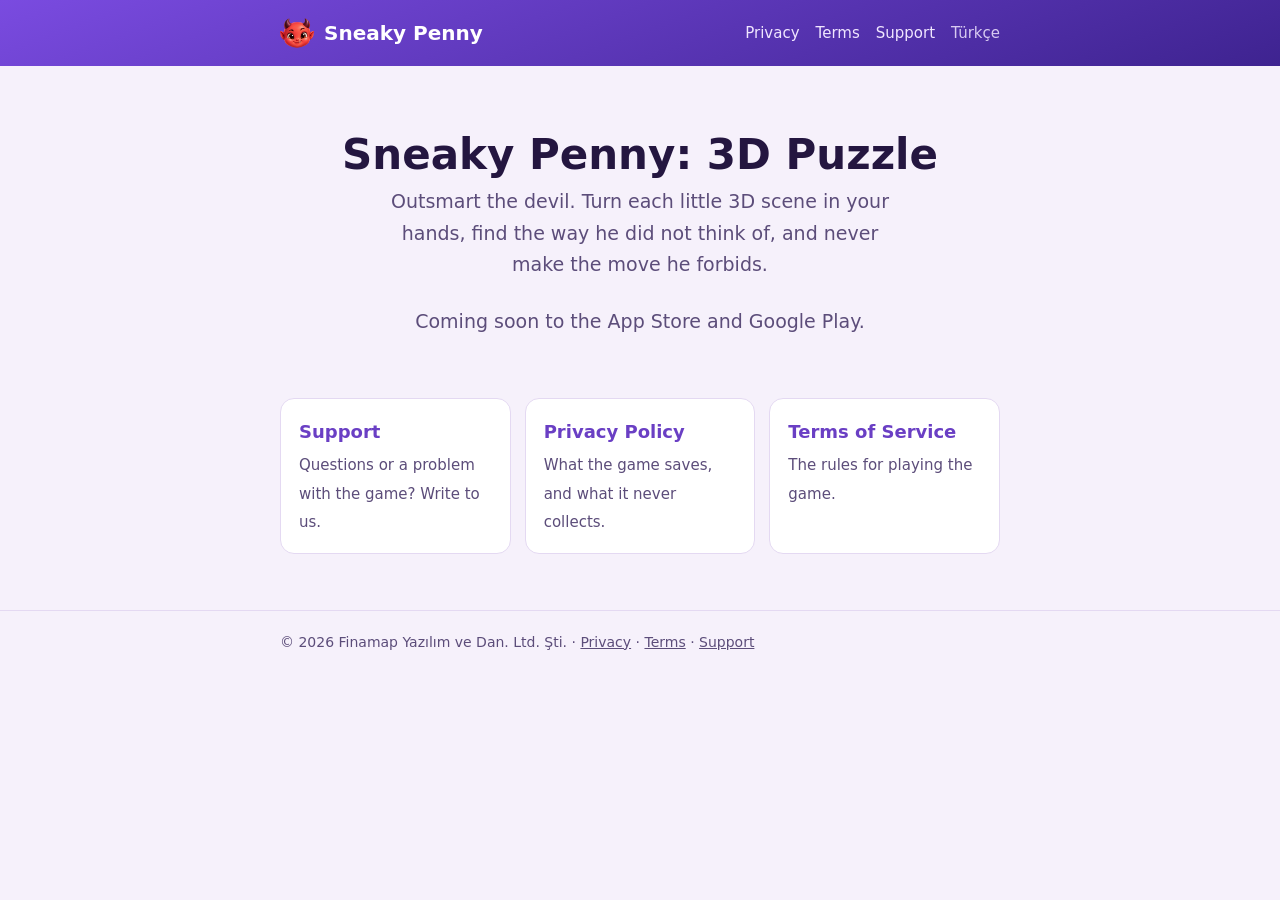
<file: index.html>
<!doctype html>
<html lang="en">
<head>
<meta charset="utf-8">
<meta name="viewport" content="width=device-width, initial-scale=1">
<title>Sneaky Penny: 3D Puzzle</title>
<meta name="description" content="Sneaky Penny: 3D Puzzle. Outsmart the devil, one little 3D puzzle at a time.">
<link rel="alternate" hreflang="tr" href="tr/">
<link rel="stylesheet" href="style.css">
</head>
<body>
<header class="top"><div class="inner">
  <a class="brand" href="./"><img class="devil" src="devil.png" alt="" width="34" height="34">Sneaky Penny</a>
  <nav>
    <a href="privacy/">Privacy</a>
    <a href="terms/">Terms</a>
    <a href="support/">Support</a>
    <a class="lang" href="tr/" lang="tr">Türkçe</a>
  </nav>
</div></header>
<main>
  <div class="hero">
    <h1>Sneaky Penny: 3D Puzzle</h1>
    <p>Outsmart the devil. Turn each little 3D scene in your hands, find the way he did not think of, and never make the move he forbids.</p>
    <p>Coming soon to the App Store and Google Play.</p>
  </div>
  <div class="cards">
    <a class="card" href="support/"><strong>Support</strong><span>Questions or a problem with the game? Write to us.</span></a>
    <a class="card" href="privacy/"><strong>Privacy Policy</strong><span>What the game saves, and what it never collects.</span></a>
    <a class="card" href="terms/"><strong>Terms of Service</strong><span>The rules for playing the game.</span></a>
  </div>
</main>
<footer><div class="inner">
  © 2026 Finamap Yazılım ve Dan. Ltd. Şti. · <a href="privacy/">Privacy</a> · <a href="terms/">Terms</a> · <a href="support/">Support</a>
</div></footer>
</body>
</html>
</file>
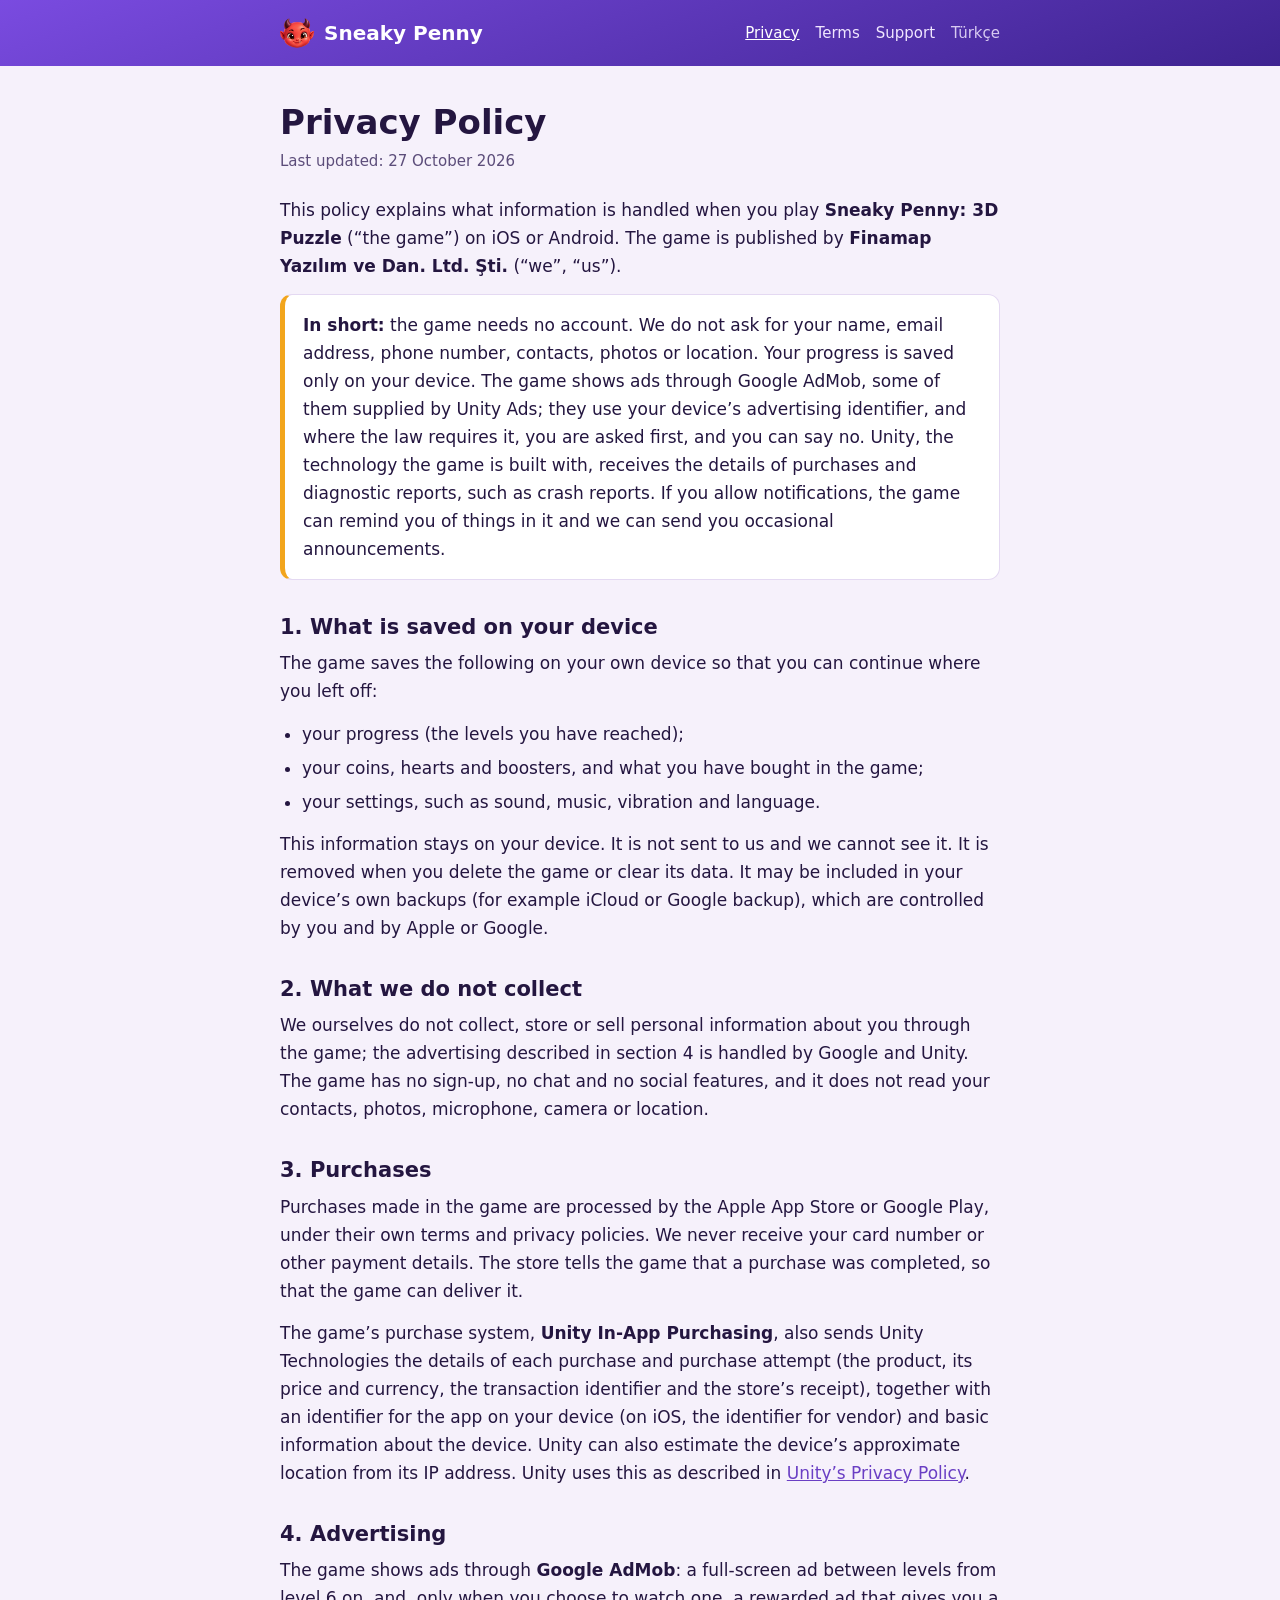
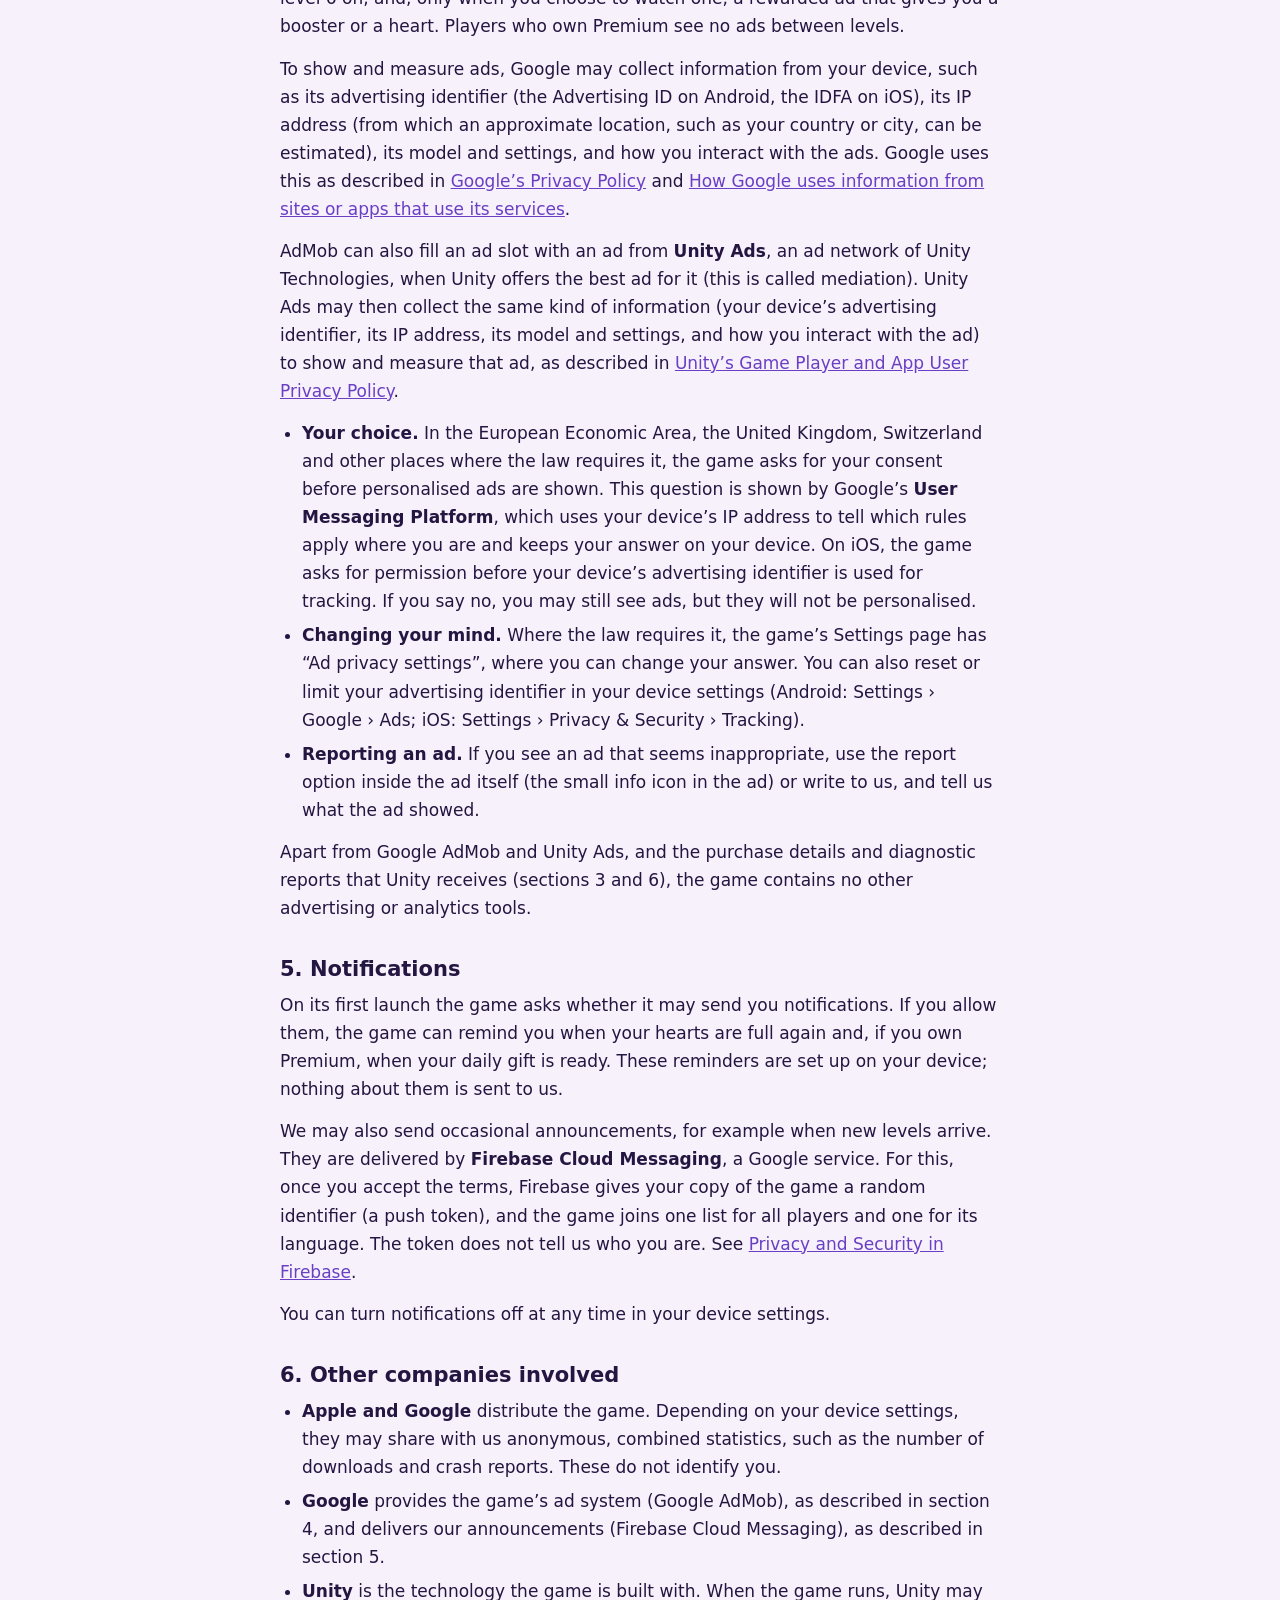
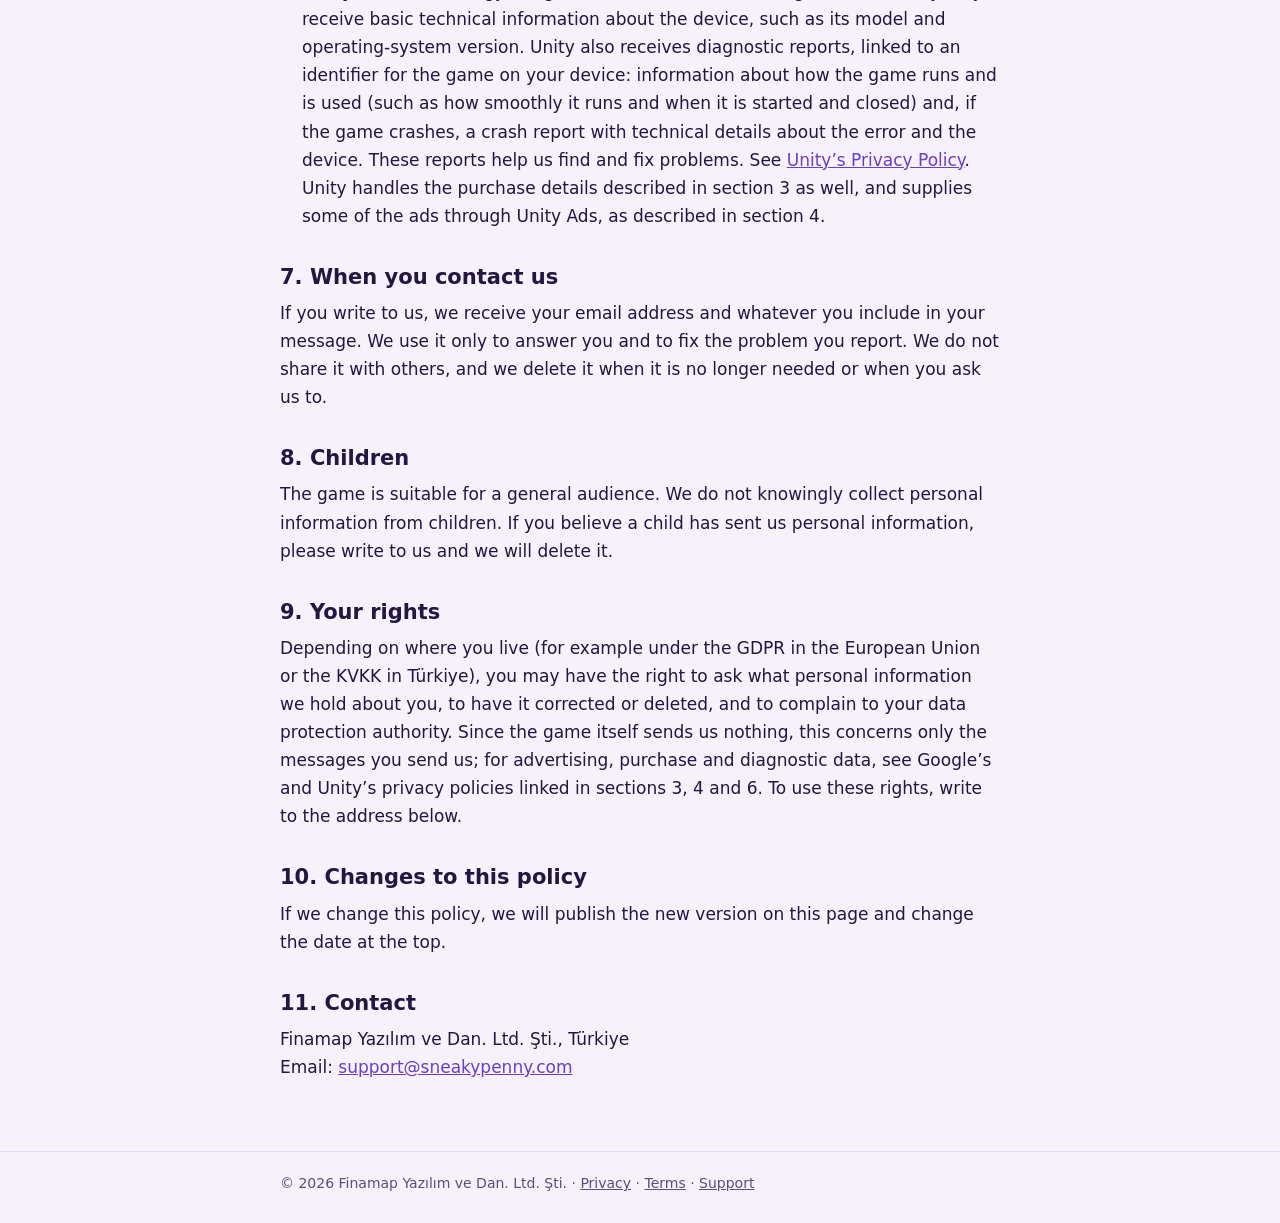
<file: privacy/index.html>
<!doctype html>
<html lang="en">
<head>
<meta charset="utf-8">
<meta name="viewport" content="width=device-width, initial-scale=1">
<title>Privacy Policy · Sneaky Penny: 3D Puzzle</title>
<meta name="description" content="Privacy Policy of Sneaky Penny: 3D Puzzle.">
<link rel="alternate" hreflang="tr" href="../tr/privacy/">
<link rel="stylesheet" href="../style.css">
</head>
<body>
<header class="top"><div class="inner">
  <a class="brand" href="../"><img class="devil" src="../devil.png" alt="" width="34" height="34">Sneaky Penny</a>
  <nav>
    <a href="./" aria-current="page">Privacy</a>
    <a href="../terms/">Terms</a>
    <a href="../support/">Support</a>
    <a class="lang" href="../tr/privacy/" lang="tr">Türkçe</a>
  </nav>
</div></header>
<main>
  <h1>Privacy Policy</h1>
  <p class="updated">Last updated: 27 October 2026</p>

  <p>This policy explains what information is handled when you play <strong>Sneaky Penny: 3D Puzzle</strong> (“the game”) on iOS or Android. The game is published by <strong>Finamap Yazılım ve Dan. Ltd. Şti.</strong> (“we”, “us”).</p>

  <div class="summary">
    <p><strong>In short:</strong> the game needs no account. We do not ask for your name, email address, phone number, contacts, photos or location. Your progress is saved only on your device. The game shows ads through Google AdMob, some of them supplied by Unity Ads; they use your device’s advertising identifier, and where the law requires it, you are asked first, and you can say no. Unity, the technology the game is built with, receives the details of purchases and diagnostic reports, such as crash reports. If you allow notifications, the game can remind you of things in it and we can send you occasional announcements.</p>
  </div>

  <h2>1. What is saved on your device</h2>
  <p>The game saves the following on your own device so that you can continue where you left off:</p>
  <ul>
    <li>your progress (the levels you have reached);</li>
    <li>your coins, hearts and boosters, and what you have bought in the game;</li>
    <li>your settings, such as sound, music, vibration and language.</li>
  </ul>
  <p>This information stays on your device. It is not sent to us and we cannot see it. It is removed when you delete the game or clear its data. It may be included in your device’s own backups (for example iCloud or Google backup), which are controlled by you and by Apple or Google.</p>

  <h2>2. What we do not collect</h2>
  <p>We ourselves do not collect, store or sell personal information about you through the game; the advertising described in section 4 is handled by Google and Unity. The game has no sign-up, no chat and no social features, and it does not read your contacts, photos, microphone, camera or location.</p>

  <h2>3. Purchases</h2>
  <p>Purchases made in the game are processed by the Apple App Store or Google Play, under their own terms and privacy policies. We never receive your card number or other payment details. The store tells the game that a purchase was completed, so that the game can deliver it.</p>
  <p>The game’s purchase system, <strong>Unity In-App Purchasing</strong>, also sends Unity Technologies the details of each purchase and purchase attempt (the product, its price and currency, the transaction identifier and the store’s receipt), together with an identifier for the app on your device (on iOS, the identifier for vendor) and basic information about the device. Unity can also estimate the device’s approximate location from its IP address. Unity uses this as described in <a href="https://unity.com/legal/privacy-policy" rel="noopener">Unity’s Privacy Policy</a>.</p>

  <h2>4. Advertising</h2>
  <p>The game shows ads through <strong>Google AdMob</strong>: a full-screen ad between levels from level 6 on, and, only when you choose to watch one, a rewarded ad that gives you a booster or a heart. Players who own Premium see no ads between levels.</p>
  <p>To show and measure ads, Google may collect information from your device, such as its advertising identifier (the Advertising ID on Android, the IDFA on iOS), its IP address (from which an approximate location, such as your country or city, can be estimated), its model and settings, and how you interact with the ads. Google uses this as described in <a href="https://policies.google.com/privacy" rel="noopener">Google’s Privacy Policy</a> and <a href="https://policies.google.com/technologies/partner-sites" rel="noopener">How Google uses information from sites or apps that use its services</a>.</p>
  <p>AdMob can also fill an ad slot with an ad from <strong>Unity Ads</strong>, an ad network of Unity Technologies, when Unity offers the best ad for it (this is called mediation). Unity Ads may then collect the same kind of information (your device’s advertising identifier, its IP address, its model and settings, and how you interact with the ad) to show and measure that ad, as described in <a href="https://unity.com/legal/game-player-and-app-user-privacy-policy" rel="noopener">Unity’s Game Player and App User Privacy Policy</a>.</p>
  <ul>
    <li><strong>Your choice.</strong> In the European Economic Area, the United Kingdom, Switzerland and other places where the law requires it, the game asks for your consent before personalised ads are shown. This question is shown by Google’s <strong>User Messaging Platform</strong>, which uses your device’s IP address to tell which rules apply where you are and keeps your answer on your device. On iOS, the game asks for permission before your device’s advertising identifier is used for tracking. If you say no, you may still see ads, but they will not be personalised.</li>
    <li><strong>Changing your mind.</strong> Where the law requires it, the game’s Settings page has “Ad privacy settings”, where you can change your answer. You can also reset or limit your advertising identifier in your device settings (Android: Settings › Google › Ads; iOS: Settings › Privacy &amp; Security › Tracking).</li>
    <li><strong>Reporting an ad.</strong> If you see an ad that seems inappropriate, use the report option inside the ad itself (the small info icon in the ad) or write to us, and tell us what the ad showed.</li>
  </ul>
  <p>Apart from Google AdMob and Unity Ads, and the purchase details and diagnostic reports that Unity receives (sections 3 and 6), the game contains no other advertising or analytics tools.</p>

  <h2>5. Notifications</h2>
  <p>On its first launch the game asks whether it may send you notifications. If you allow them, the game can remind you when your hearts are full again and, if you own Premium, when your daily gift is ready. These reminders are set up on your device; nothing about them is sent to us.</p>
  <p>We may also send occasional announcements, for example when new levels arrive. They are delivered by <strong>Firebase Cloud Messaging</strong>, a Google service. For this, once you accept the terms, Firebase gives your copy of the game a random identifier (a push token), and the game joins one list for all players and one for its language. The token does not tell us who you are. See <a href="https://firebase.google.com/support/privacy" rel="noopener">Privacy and Security in Firebase</a>.</p>
  <p>You can turn notifications off at any time in your device settings.</p>

  <h2>6. Other companies involved</h2>
  <ul>
    <li><strong>Apple and Google</strong> distribute the game. Depending on your device settings, they may share with us anonymous, combined statistics, such as the number of downloads and crash reports. These do not identify you.</li>
    <li><strong>Google</strong> provides the game’s ad system (Google AdMob), as described in section 4, and delivers our announcements (Firebase Cloud Messaging), as described in section 5.</li>
    <li><strong>Unity</strong> is the technology the game is built with. When the game runs, Unity may receive basic technical information about the device, such as its model and operating-system version. Unity also receives diagnostic reports, linked to an identifier for the game on your device: information about how the game runs and is used (such as how smoothly it runs and when it is started and closed) and, if the game crashes, a crash report with technical details about the error and the device. These reports help us find and fix problems. See <a href="https://unity.com/legal/privacy-policy" rel="noopener">Unity’s Privacy Policy</a>. Unity handles the purchase details described in section 3 as well, and supplies some of the ads through Unity Ads, as described in section 4.</li>
  </ul>

  <h2>7. When you contact us</h2>
  <p>If you write to us, we receive your email address and whatever you include in your message. We use it only to answer you and to fix the problem you report. We do not share it with others, and we delete it when it is no longer needed or when you ask us to.</p>

  <h2>8. Children</h2>
  <p>The game is suitable for a general audience. We do not knowingly collect personal information from children. If you believe a child has sent us personal information, please write to us and we will delete it.</p>

  <h2>9. Your rights</h2>
  <p>Depending on where you live (for example under the GDPR in the European Union or the KVKK in Türkiye), you may have the right to ask what personal information we hold about you, to have it corrected or deleted, and to complain to your data protection authority. Since the game itself sends us nothing, this concerns only the messages you send us; for advertising, purchase and diagnostic data, see Google’s and Unity’s privacy policies linked in sections 3, 4 and 6. To use these rights, write to the address below.</p>

  <h2>10. Changes to this policy</h2>
  <p>If we change this policy, we will publish the new version on this page and change the date at the top.</p>

  <h2>11. Contact</h2>
  <p>Finamap Yazılım ve Dan. Ltd. Şti., Türkiye<br>
  Email: <a href="mailto:support@sneakypenny.com">support@sneakypenny.com</a></p>
</main>
<footer><div class="inner">
  © 2026 Finamap Yazılım ve Dan. Ltd. Şti. · <a href="./">Privacy</a> · <a href="../terms/">Terms</a> · <a href="../support/">Support</a>
</div></footer>
</body>
</html>
</file>
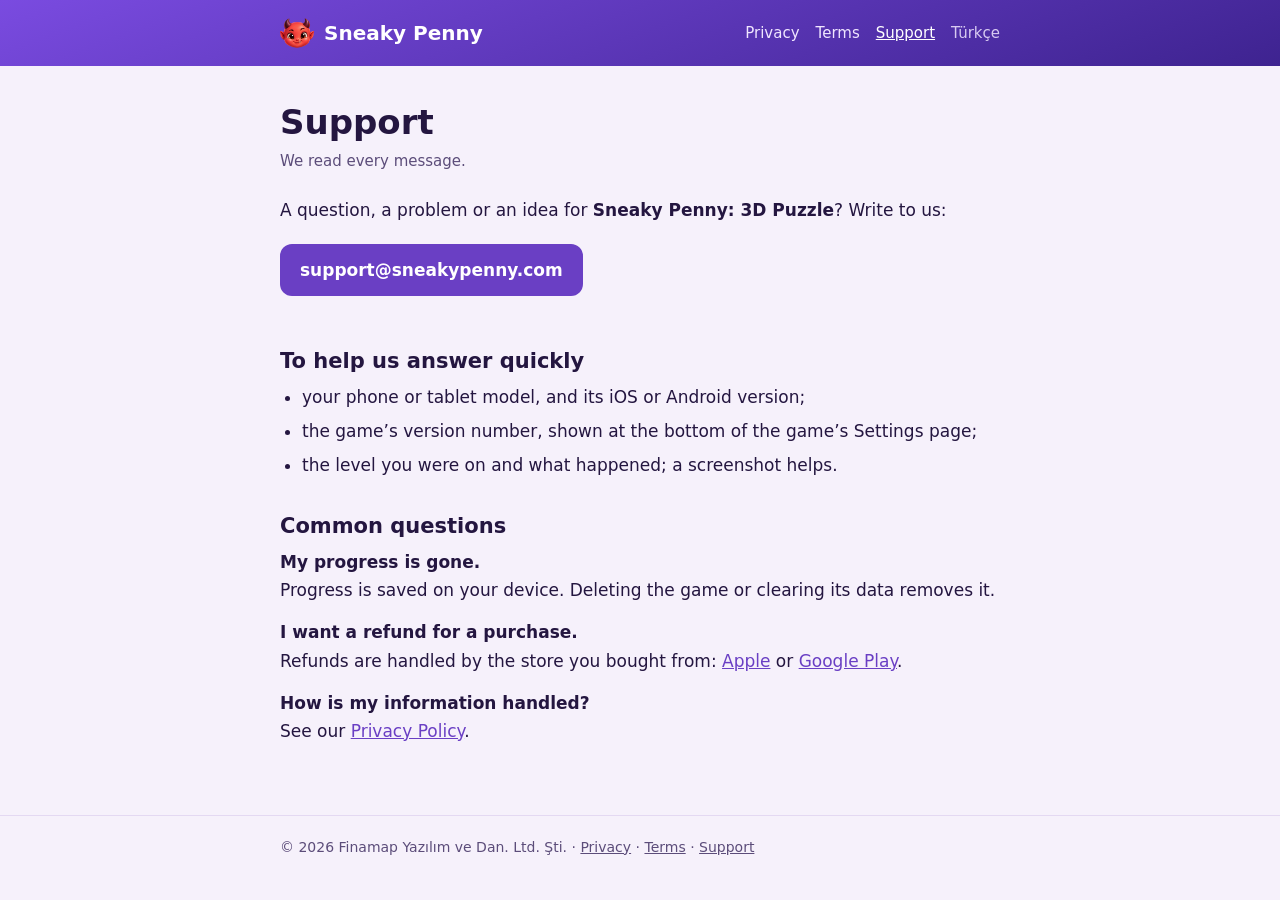
<file: support/index.html>
<!doctype html>
<html lang="en">
<head>
<meta charset="utf-8">
<meta name="viewport" content="width=device-width, initial-scale=1">
<title>Support · Sneaky Penny: 3D Puzzle</title>
<meta name="description" content="Help and contact for Sneaky Penny: 3D Puzzle.">
<link rel="alternate" hreflang="tr" href="../tr/support/">
<link rel="stylesheet" href="../style.css">
</head>
<body>
<header class="top"><div class="inner">
  <a class="brand" href="../"><img class="devil" src="../devil.png" alt="" width="34" height="34">Sneaky Penny</a>
  <nav>
    <a href="../privacy/">Privacy</a>
    <a href="../terms/">Terms</a>
    <a href="./" aria-current="page">Support</a>
    <a class="lang" href="../tr/support/" lang="tr">Türkçe</a>
  </nav>
</div></header>
<main>
  <h1>Support</h1>
  <p class="updated">We read every message.</p>

  <p>A question, a problem or an idea for <strong>Sneaky Penny: 3D Puzzle</strong>? Write to us:</p>
  <p><a class="mail" href="mailto:support@sneakypenny.com?subject=Sneaky%20Penny%20support">support@sneakypenny.com</a></p>

  <h2>To help us answer quickly</h2>
  <ul>
    <li>your phone or tablet model, and its iOS or Android version;</li>
    <li>the game’s version number, shown at the bottom of the game’s Settings page;</li>
    <li>the level you were on and what happened; a screenshot helps.</li>
  </ul>

  <h2>Common questions</h2>
  <p><strong>My progress is gone.</strong><br>Progress is saved on your device. Deleting the game or clearing its data removes it.</p>
  <p><strong>I want a refund for a purchase.</strong><br>Refunds are handled by the store you bought from: <a href="https://reportaproblem.apple.com" rel="noopener">Apple</a> or <a href="https://support.google.com/googleplay/answer/2479637" rel="noopener">Google Play</a>.</p>
  <p><strong>How is my information handled?</strong><br>See our <a href="../privacy/">Privacy Policy</a>.</p>
</main>
<footer><div class="inner">
  © 2026 Finamap Yazılım ve Dan. Ltd. Şti. · <a href="../privacy/">Privacy</a> · <a href="../terms/">Terms</a> · <a href="./">Support</a>
</div></footer>
</body>
</html>
</file>
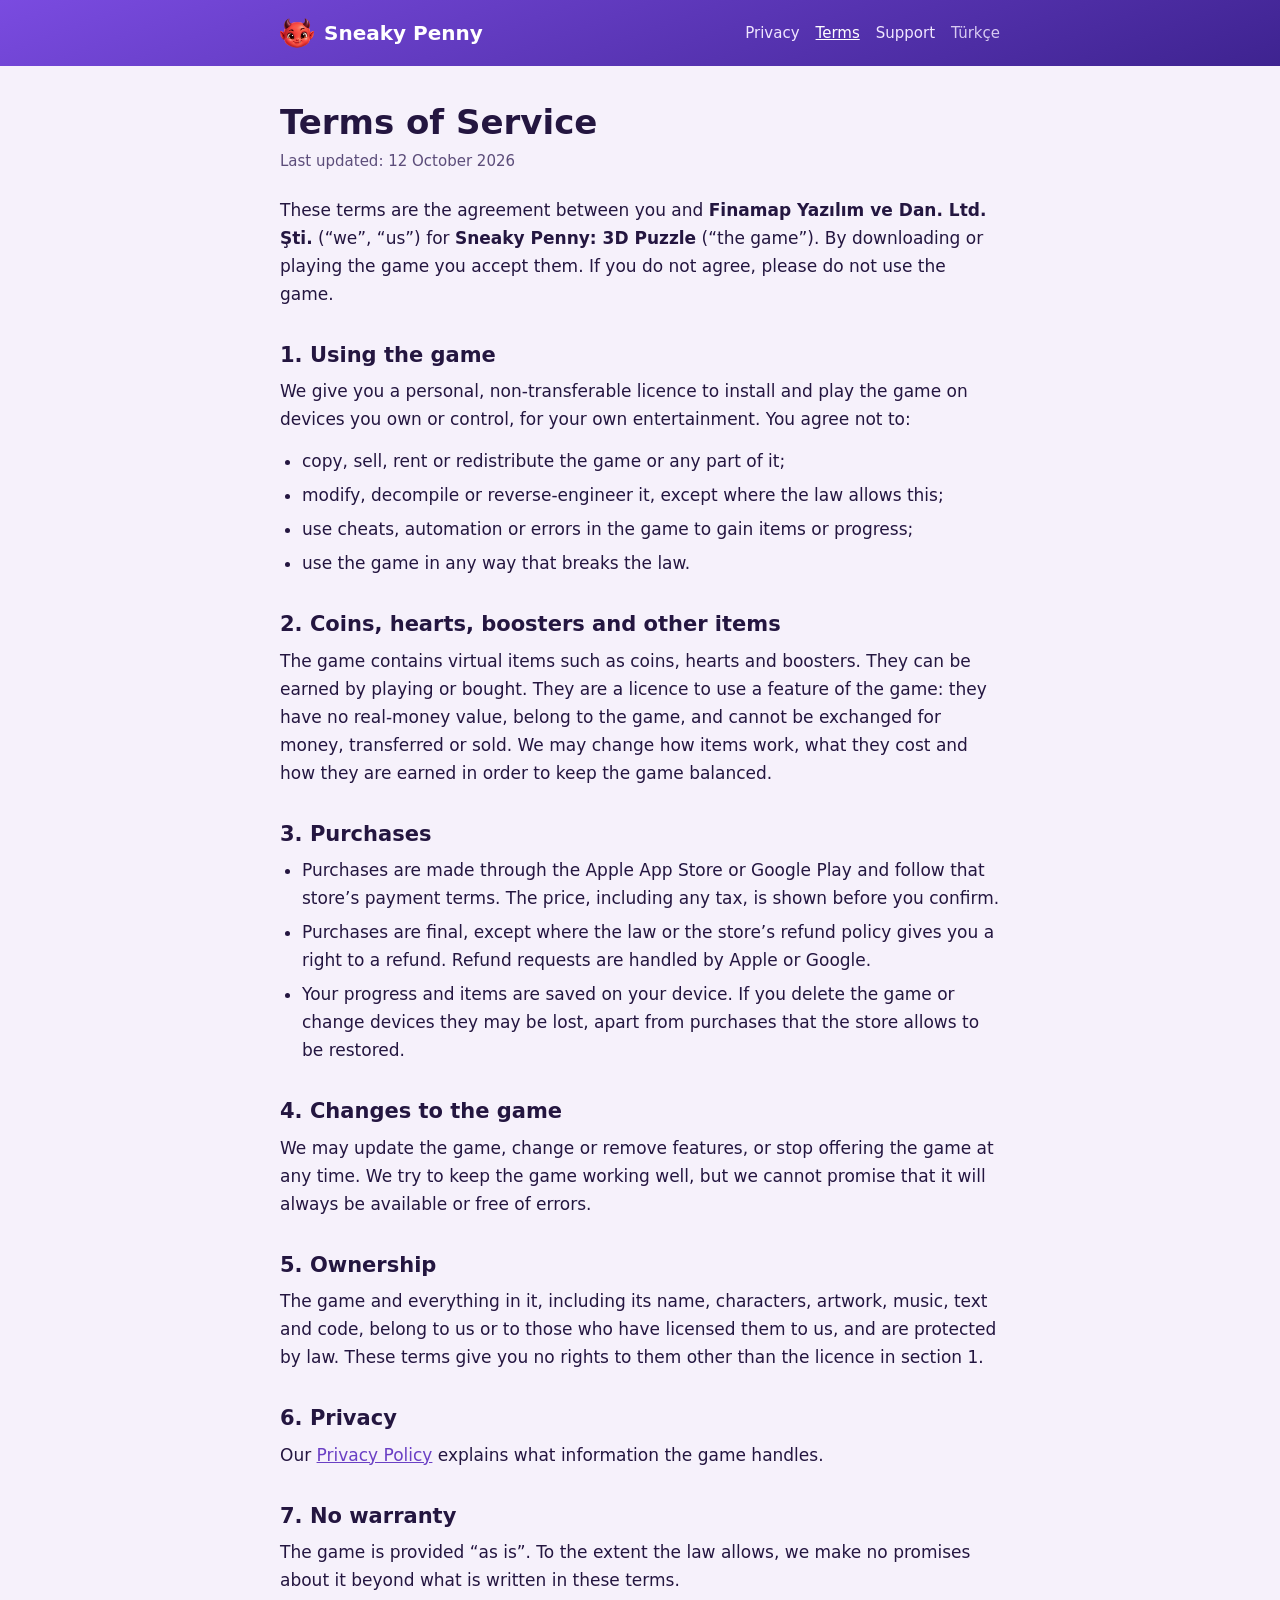
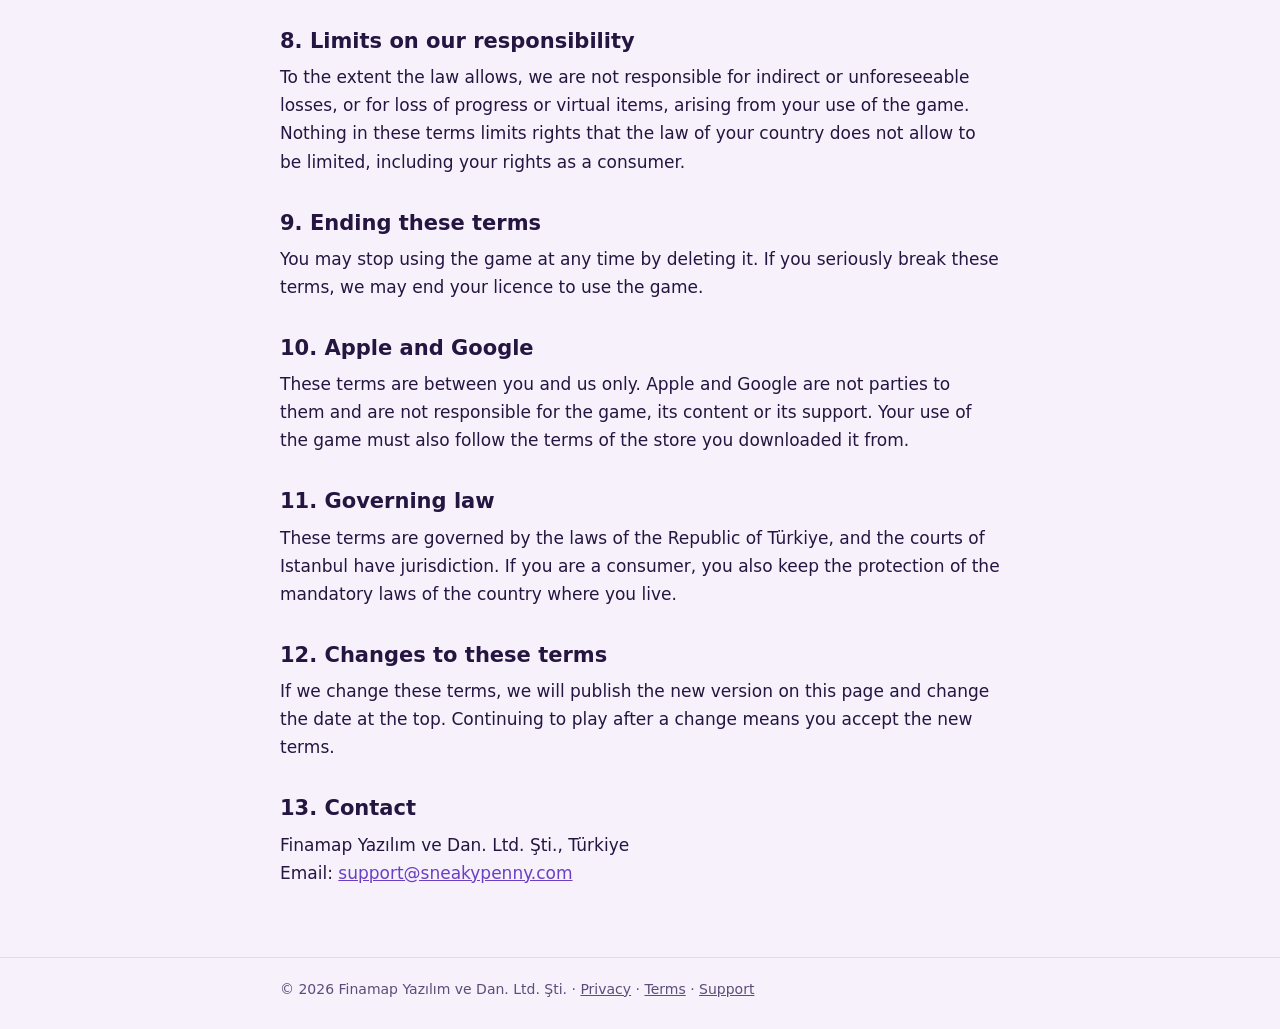
<file: terms/index.html>
<!doctype html>
<html lang="en">
<head>
<meta charset="utf-8">
<meta name="viewport" content="width=device-width, initial-scale=1">
<title>Terms of Service · Sneaky Penny: 3D Puzzle</title>
<meta name="description" content="Terms of Service of Sneaky Penny: 3D Puzzle.">
<link rel="alternate" hreflang="tr" href="../tr/terms/">
<link rel="stylesheet" href="../style.css">
</head>
<body>
<header class="top"><div class="inner">
  <a class="brand" href="../"><img class="devil" src="../devil.png" alt="" width="34" height="34">Sneaky Penny</a>
  <nav>
    <a href="../privacy/">Privacy</a>
    <a href="./" aria-current="page">Terms</a>
    <a href="../support/">Support</a>
    <a class="lang" href="../tr/terms/" lang="tr">Türkçe</a>
  </nav>
</div></header>
<main>
  <h1>Terms of Service</h1>
  <p class="updated">Last updated: 12 October 2026</p>

  <p>These terms are the agreement between you and <strong>Finamap Yazılım ve Dan. Ltd. Şti.</strong> (“we”, “us”) for <strong>Sneaky Penny: 3D Puzzle</strong> (“the game”). By downloading or playing the game you accept them. If you do not agree, please do not use the game.</p>

  <h2>1. Using the game</h2>
  <p>We give you a personal, non-transferable licence to install and play the game on devices you own or control, for your own entertainment. You agree not to:</p>
  <ul>
    <li>copy, sell, rent or redistribute the game or any part of it;</li>
    <li>modify, decompile or reverse-engineer it, except where the law allows this;</li>
    <li>use cheats, automation or errors in the game to gain items or progress;</li>
    <li>use the game in any way that breaks the law.</li>
  </ul>

  <h2>2. Coins, hearts, boosters and other items</h2>
  <p>The game contains virtual items such as coins, hearts and boosters. They can be earned by playing or bought. They are a licence to use a feature of the game: they have no real-money value, belong to the game, and cannot be exchanged for money, transferred or sold. We may change how items work, what they cost and how they are earned in order to keep the game balanced.</p>

  <h2>3. Purchases</h2>
  <ul>
    <li>Purchases are made through the Apple App Store or Google Play and follow that store’s payment terms. The price, including any tax, is shown before you confirm.</li>
    <li>Purchases are final, except where the law or the store’s refund policy gives you a right to a refund. Refund requests are handled by Apple or Google.</li>
    <li>Your progress and items are saved on your device. If you delete the game or change devices they may be lost, apart from purchases that the store allows to be restored.</li>
  </ul>

  <h2>4. Changes to the game</h2>
  <p>We may update the game, change or remove features, or stop offering the game at any time. We try to keep the game working well, but we cannot promise that it will always be available or free of errors.</p>

  <h2>5. Ownership</h2>
  <p>The game and everything in it, including its name, characters, artwork, music, text and code, belong to us or to those who have licensed them to us, and are protected by law. These terms give you no rights to them other than the licence in section 1.</p>

  <h2>6. Privacy</h2>
  <p>Our <a href="../privacy/">Privacy Policy</a> explains what information the game handles.</p>

  <h2>7. No warranty</h2>
  <p>The game is provided “as is”. To the extent the law allows, we make no promises about it beyond what is written in these terms.</p>

  <h2>8. Limits on our responsibility</h2>
  <p>To the extent the law allows, we are not responsible for indirect or unforeseeable losses, or for loss of progress or virtual items, arising from your use of the game. Nothing in these terms limits rights that the law of your country does not allow to be limited, including your rights as a consumer.</p>

  <h2>9. Ending these terms</h2>
  <p>You may stop using the game at any time by deleting it. If you seriously break these terms, we may end your licence to use the game.</p>

  <h2>10. Apple and Google</h2>
  <p>These terms are between you and us only. Apple and Google are not parties to them and are not responsible for the game, its content or its support. Your use of the game must also follow the terms of the store you downloaded it from.</p>

  <h2>11. Governing law</h2>
  <p>These terms are governed by the laws of the Republic of Türkiye, and the courts of Istanbul have jurisdiction. If you are a consumer, you also keep the protection of the mandatory laws of the country where you live.</p>

  <h2>12. Changes to these terms</h2>
  <p>If we change these terms, we will publish the new version on this page and change the date at the top. Continuing to play after a change means you accept the new terms.</p>

  <h2>13. Contact</h2>
  <p>Finamap Yazılım ve Dan. Ltd. Şti., Türkiye<br>
  Email: <a href="mailto:support@sneakypenny.com">support@sneakypenny.com</a></p>
</main>
<footer><div class="inner">
  © 2026 Finamap Yazılım ve Dan. Ltd. Şti. · <a href="../privacy/">Privacy</a> · <a href="./">Terms</a> · <a href="../support/">Support</a>
</div></footer>
</body>
</html>
</file>
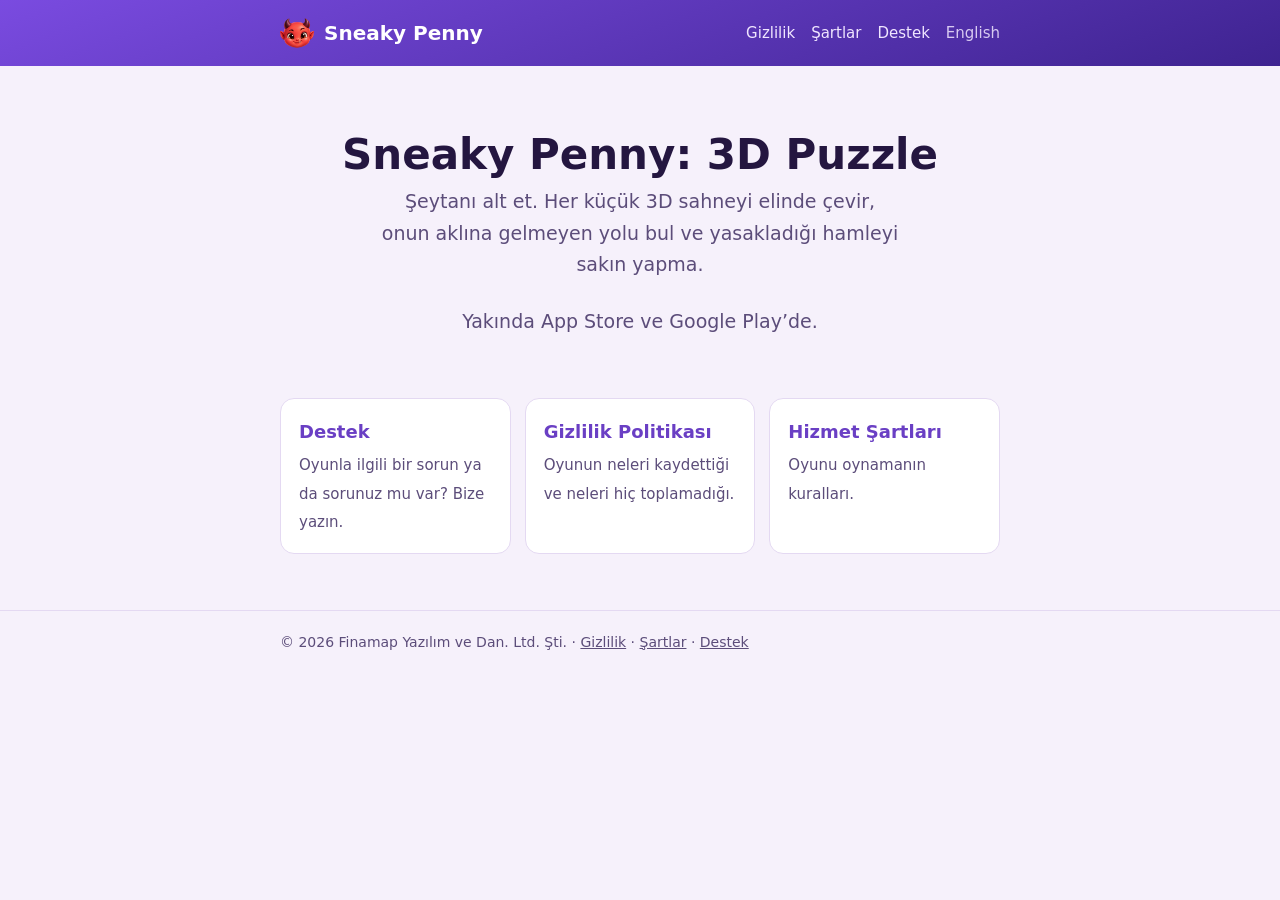
<file: tr/index.html>
<!doctype html>
<html lang="tr">
<head>
<meta charset="utf-8">
<meta name="viewport" content="width=device-width, initial-scale=1">
<title>Sneaky Penny: 3D Puzzle</title>
<meta name="description" content="Sneaky Penny: 3D Puzzle. Şeytanı alt et, her seferinde küçük bir 3D bulmacayla.">
<link rel="alternate" hreflang="en" href="../">
<link rel="stylesheet" href="../style.css">
</head>
<body>
<header class="top"><div class="inner">
  <a class="brand" href="./"><img class="devil" src="../devil.png" alt="" width="34" height="34">Sneaky Penny</a>
  <nav>
    <a href="privacy/">Gizlilik</a>
    <a href="terms/">Şartlar</a>
    <a href="support/">Destek</a>
    <a class="lang" href="../" lang="en">English</a>
  </nav>
</div></header>
<main>
  <div class="hero">
    <h1>Sneaky Penny: 3D Puzzle</h1>
    <p>Şeytanı alt et. Her küçük 3D sahneyi elinde çevir, onun aklına gelmeyen yolu bul ve yasakladığı hamleyi sakın yapma.</p>
    <p>Yakında App Store ve Google Play’de.</p>
  </div>
  <div class="cards">
    <a class="card" href="support/"><strong>Destek</strong><span>Oyunla ilgili bir sorun ya da sorunuz mu var? Bize yazın.</span></a>
    <a class="card" href="privacy/"><strong>Gizlilik Politikası</strong><span>Oyunun neleri kaydettiği ve neleri hiç toplamadığı.</span></a>
    <a class="card" href="terms/"><strong>Hizmet Şartları</strong><span>Oyunu oynamanın kuralları.</span></a>
  </div>
</main>
<footer><div class="inner">
  © 2026 Finamap Yazılım ve Dan. Ltd. Şti. · <a href="privacy/">Gizlilik</a> · <a href="terms/">Şartlar</a> · <a href="support/">Destek</a>
</div></footer>
</body>
</html>
</file>
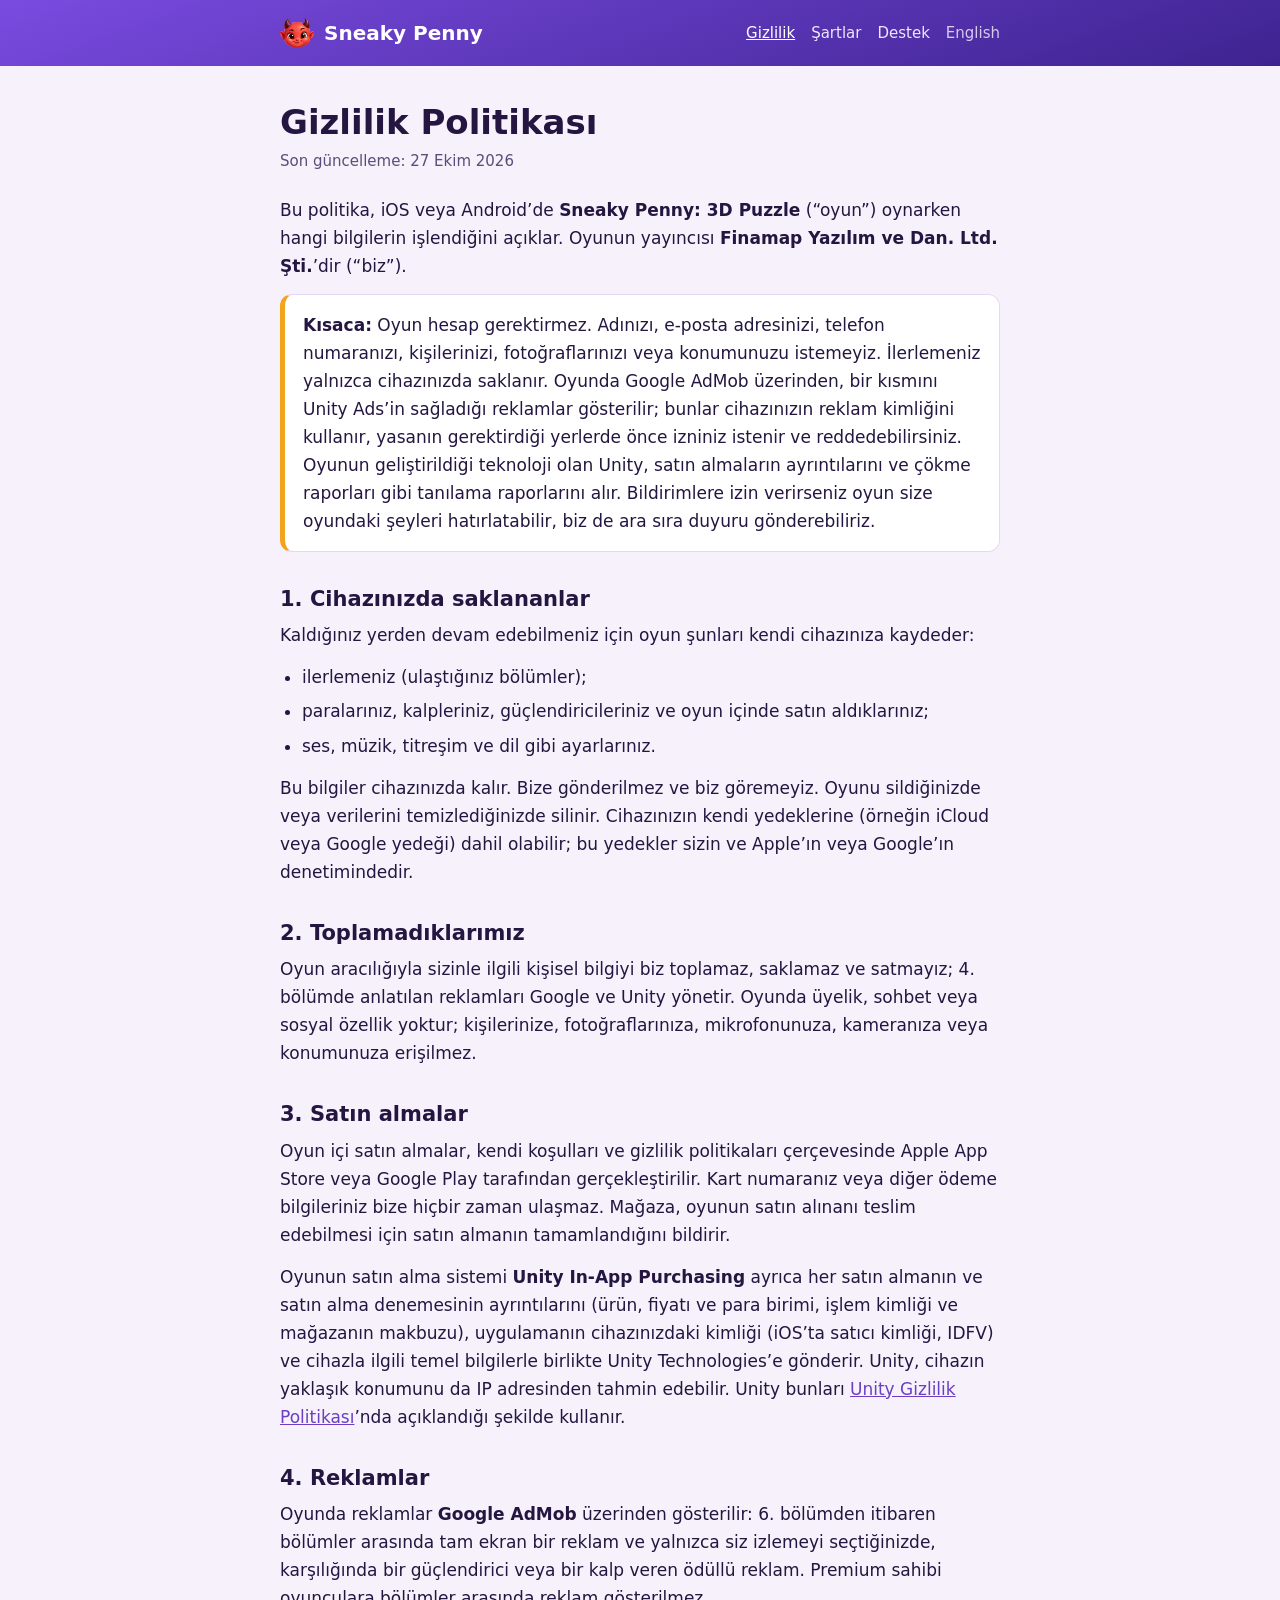
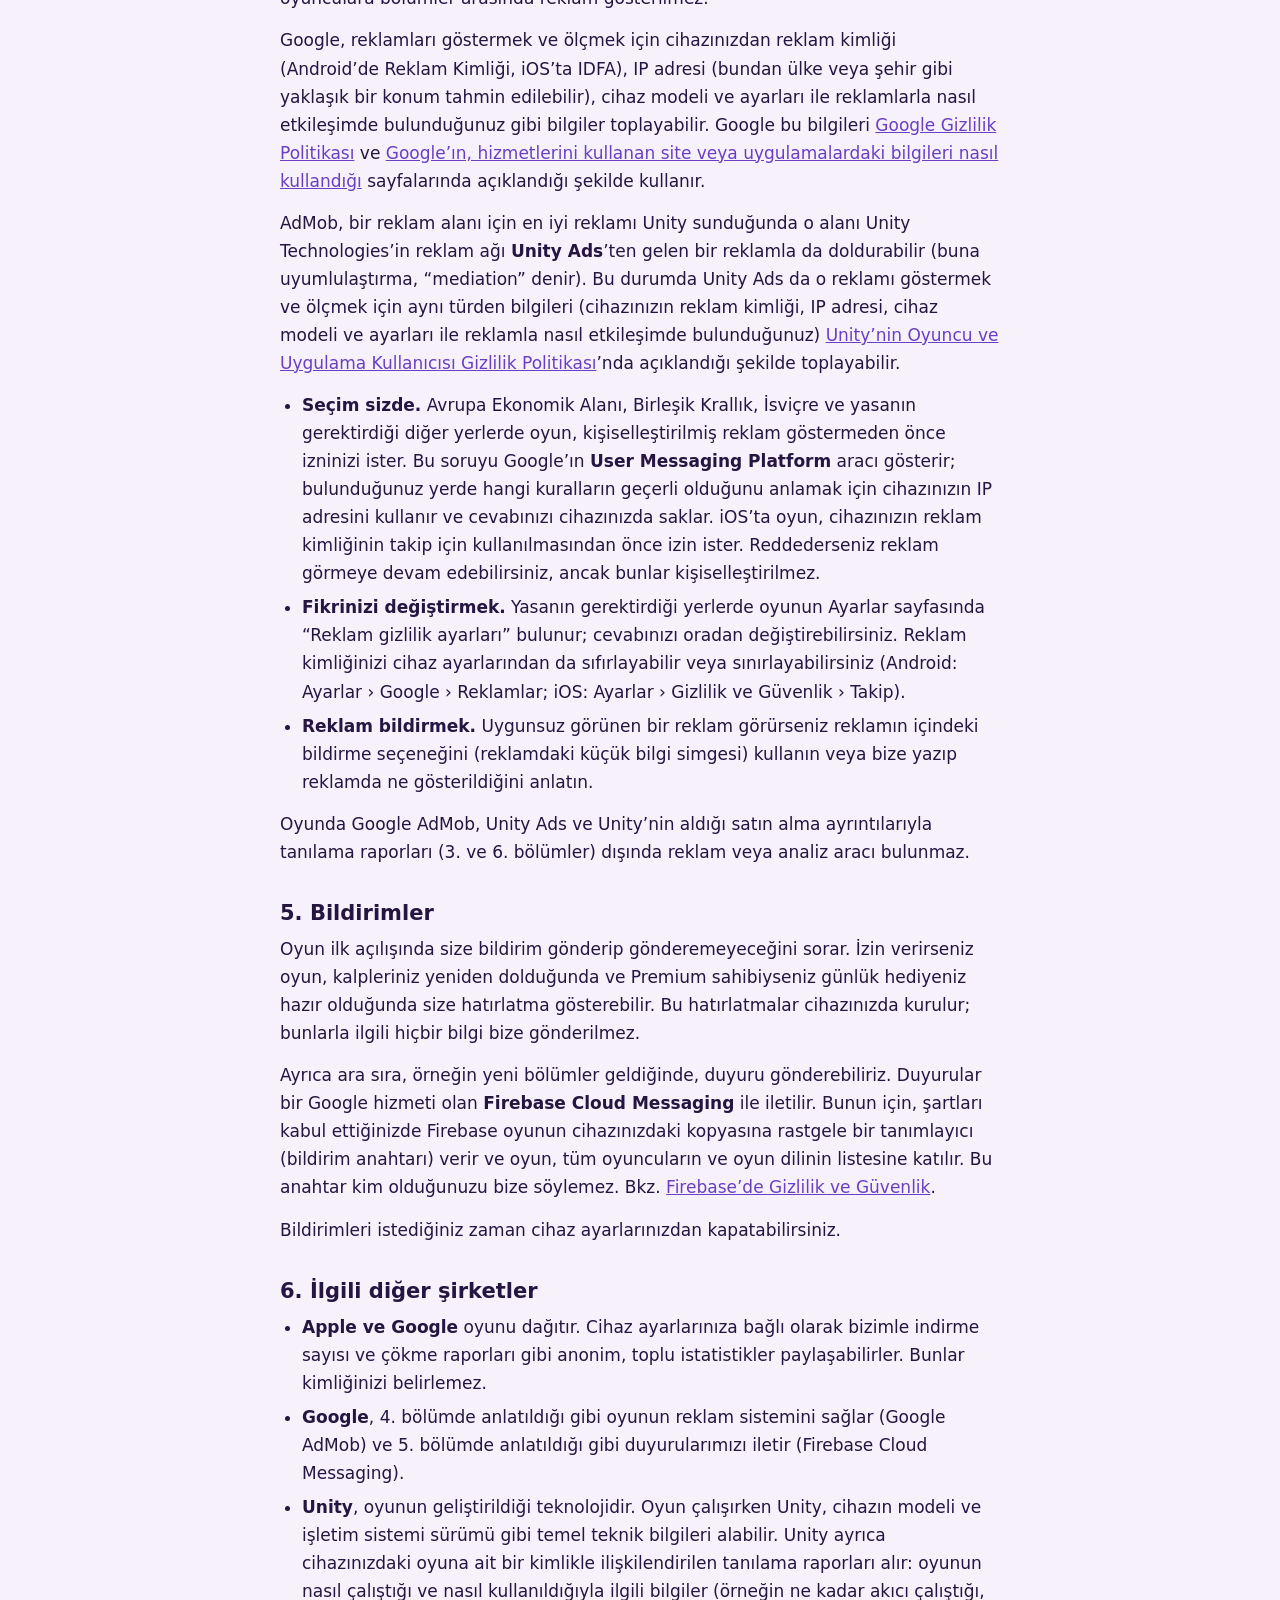
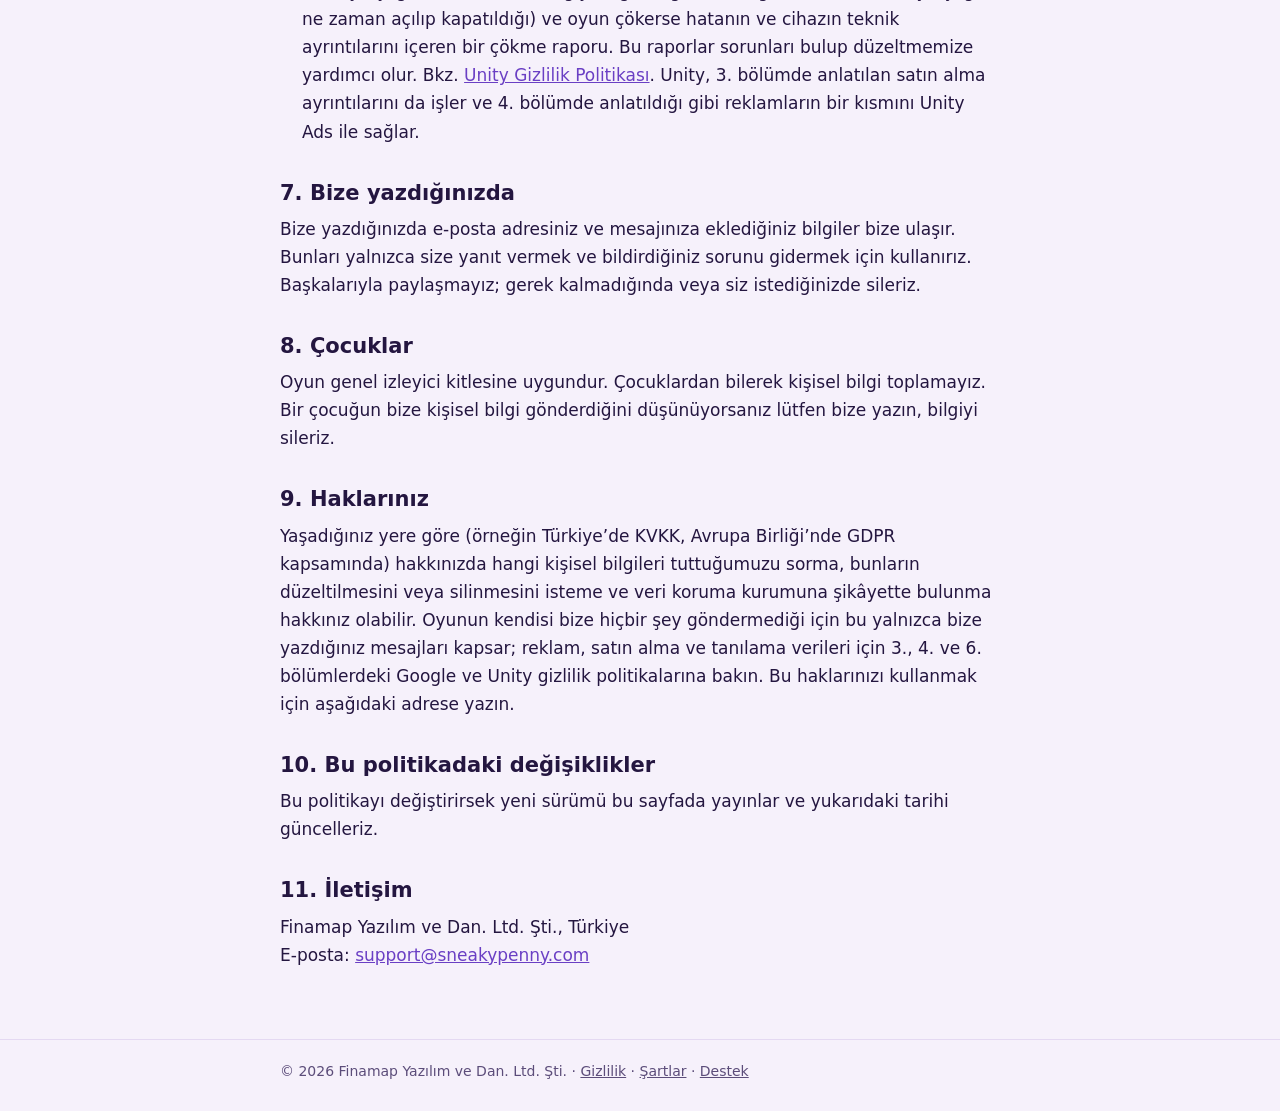
<file: tr/privacy/index.html>
<!doctype html>
<html lang="tr">
<head>
<meta charset="utf-8">
<meta name="viewport" content="width=device-width, initial-scale=1">
<title>Gizlilik Politikası · Sneaky Penny: 3D Puzzle</title>
<meta name="description" content="Sneaky Penny: 3D Puzzle Gizlilik Politikası.">
<link rel="alternate" hreflang="en" href="../../privacy/">
<link rel="stylesheet" href="../../style.css">
</head>
<body>
<header class="top"><div class="inner">
  <a class="brand" href="../"><img class="devil" src="../../devil.png" alt="" width="34" height="34">Sneaky Penny</a>
  <nav>
    <a href="./" aria-current="page">Gizlilik</a>
    <a href="../terms/">Şartlar</a>
    <a href="../support/">Destek</a>
    <a class="lang" href="../../privacy/" lang="en">English</a>
  </nav>
</div></header>
<main>
  <h1>Gizlilik Politikası</h1>
  <p class="updated">Son güncelleme: 27 Ekim 2026</p>

  <p>Bu politika, iOS veya Android’de <strong>Sneaky Penny: 3D Puzzle</strong> (“oyun”) oynarken hangi bilgilerin işlendiğini açıklar. Oyunun yayıncısı <strong>Finamap Yazılım ve Dan. Ltd. Şti.</strong>’dir (“biz”).</p>

  <div class="summary">
    <p><strong>Kısaca:</strong> Oyun hesap gerektirmez. Adınızı, e-posta adresinizi, telefon numaranızı, kişilerinizi, fotoğraflarınızı veya konumunuzu istemeyiz. İlerlemeniz yalnızca cihazınızda saklanır. Oyunda Google AdMob üzerinden, bir kısmını Unity Ads’in sağladığı reklamlar gösterilir; bunlar cihazınızın reklam kimliğini kullanır, yasanın gerektirdiği yerlerde önce izniniz istenir ve reddedebilirsiniz. Oyunun geliştirildiği teknoloji olan Unity, satın almaların ayrıntılarını ve çökme raporları gibi tanılama raporlarını alır. Bildirimlere izin verirseniz oyun size oyundaki şeyleri hatırlatabilir, biz de ara sıra duyuru gönderebiliriz.</p>
  </div>

  <h2>1. Cihazınızda saklananlar</h2>
  <p>Kaldığınız yerden devam edebilmeniz için oyun şunları kendi cihazınıza kaydeder:</p>
  <ul>
    <li>ilerlemeniz (ulaştığınız bölümler);</li>
    <li>paralarınız, kalpleriniz, güçlendiricileriniz ve oyun içinde satın aldıklarınız;</li>
    <li>ses, müzik, titreşim ve dil gibi ayarlarınız.</li>
  </ul>
  <p>Bu bilgiler cihazınızda kalır. Bize gönderilmez ve biz göremeyiz. Oyunu sildiğinizde veya verilerini temizlediğinizde silinir. Cihazınızın kendi yedeklerine (örneğin iCloud veya Google yedeği) dahil olabilir; bu yedekler sizin ve Apple’ın veya Google’ın denetimindedir.</p>

  <h2>2. Toplamadıklarımız</h2>
  <p>Oyun aracılığıyla sizinle ilgili kişisel bilgiyi biz toplamaz, saklamaz ve satmayız; 4. bölümde anlatılan reklamları Google ve Unity yönetir. Oyunda üyelik, sohbet veya sosyal özellik yoktur; kişilerinize, fotoğraflarınıza, mikrofonunuza, kameranıza veya konumunuza erişilmez.</p>

  <h2>3. Satın almalar</h2>
  <p>Oyun içi satın almalar, kendi koşulları ve gizlilik politikaları çerçevesinde Apple App Store veya Google Play tarafından gerçekleştirilir. Kart numaranız veya diğer ödeme bilgileriniz bize hiçbir zaman ulaşmaz. Mağaza, oyunun satın alınanı teslim edebilmesi için satın almanın tamamlandığını bildirir.</p>
  <p>Oyunun satın alma sistemi <strong>Unity In-App Purchasing</strong> ayrıca her satın almanın ve satın alma denemesinin ayrıntılarını (ürün, fiyatı ve para birimi, işlem kimliği ve mağazanın makbuzu), uygulamanın cihazınızdaki kimliği (iOS’ta satıcı kimliği, IDFV) ve cihazla ilgili temel bilgilerle birlikte Unity Technologies’e gönderir. Unity, cihazın yaklaşık konumunu da IP adresinden tahmin edebilir. Unity bunları <a href="https://unity.com/legal/privacy-policy" rel="noopener">Unity Gizlilik Politikası</a>’nda açıklandığı şekilde kullanır.</p>

  <h2>4. Reklamlar</h2>
  <p>Oyunda reklamlar <strong>Google AdMob</strong> üzerinden gösterilir: 6. bölümden itibaren bölümler arasında tam ekran bir reklam ve yalnızca siz izlemeyi seçtiğinizde, karşılığında bir güçlendirici veya bir kalp veren ödüllü reklam. Premium sahibi oyunculara bölümler arasında reklam gösterilmez.</p>
  <p>Google, reklamları göstermek ve ölçmek için cihazınızdan reklam kimliği (Android’de Reklam Kimliği, iOS’ta IDFA), IP adresi (bundan ülke veya şehir gibi yaklaşık bir konum tahmin edilebilir), cihaz modeli ve ayarları ile reklamlarla nasıl etkileşimde bulunduğunuz gibi bilgiler toplayabilir. Google bu bilgileri <a href="https://policies.google.com/privacy?hl=tr" rel="noopener">Google Gizlilik Politikası</a> ve <a href="https://policies.google.com/technologies/partner-sites?hl=tr" rel="noopener">Google’ın, hizmetlerini kullanan site veya uygulamalardaki bilgileri nasıl kullandığı</a> sayfalarında açıklandığı şekilde kullanır.</p>
  <p>AdMob, bir reklam alanı için en iyi reklamı Unity sunduğunda o alanı Unity Technologies’in reklam ağı <strong>Unity Ads</strong>’ten gelen bir reklamla da doldurabilir (buna uyumlulaştırma, “mediation” denir). Bu durumda Unity Ads da o reklamı göstermek ve ölçmek için aynı türden bilgileri (cihazınızın reklam kimliği, IP adresi, cihaz modeli ve ayarları ile reklamla nasıl etkileşimde bulunduğunuz) <a href="https://unity.com/legal/game-player-and-app-user-privacy-policy" rel="noopener">Unity’nin Oyuncu ve Uygulama Kullanıcısı Gizlilik Politikası</a>’nda açıklandığı şekilde toplayabilir.</p>
  <ul>
    <li><strong>Seçim sizde.</strong> Avrupa Ekonomik Alanı, Birleşik Krallık, İsviçre ve yasanın gerektirdiği diğer yerlerde oyun, kişiselleştirilmiş reklam göstermeden önce izninizi ister. Bu soruyu Google’ın <strong>User Messaging Platform</strong> aracı gösterir; bulunduğunuz yerde hangi kuralların geçerli olduğunu anlamak için cihazınızın IP adresini kullanır ve cevabınızı cihazınızda saklar. iOS’ta oyun, cihazınızın reklam kimliğinin takip için kullanılmasından önce izin ister. Reddederseniz reklam görmeye devam edebilirsiniz, ancak bunlar kişiselleştirilmez.</li>
    <li><strong>Fikrinizi değiştirmek.</strong> Yasanın gerektirdiği yerlerde oyunun Ayarlar sayfasında “Reklam gizlilik ayarları” bulunur; cevabınızı oradan değiştirebilirsiniz. Reklam kimliğinizi cihaz ayarlarından da sıfırlayabilir veya sınırlayabilirsiniz (Android: Ayarlar › Google › Reklamlar; iOS: Ayarlar › Gizlilik ve Güvenlik › Takip).</li>
    <li><strong>Reklam bildirmek.</strong> Uygunsuz görünen bir reklam görürseniz reklamın içindeki bildirme seçeneğini (reklamdaki küçük bilgi simgesi) kullanın veya bize yazıp reklamda ne gösterildiğini anlatın.</li>
  </ul>
  <p>Oyunda Google AdMob, Unity Ads ve Unity’nin aldığı satın alma ayrıntılarıyla tanılama raporları (3. ve 6. bölümler) dışında reklam veya analiz aracı bulunmaz.</p>

  <h2>5. Bildirimler</h2>
  <p>Oyun ilk açılışında size bildirim gönderip gönderemeyeceğini sorar. İzin verirseniz oyun, kalpleriniz yeniden dolduğunda ve Premium sahibiyseniz günlük hediyeniz hazır olduğunda size hatırlatma gösterebilir. Bu hatırlatmalar cihazınızda kurulur; bunlarla ilgili hiçbir bilgi bize gönderilmez.</p>
  <p>Ayrıca ara sıra, örneğin yeni bölümler geldiğinde, duyuru gönderebiliriz. Duyurular bir Google hizmeti olan <strong>Firebase Cloud Messaging</strong> ile iletilir. Bunun için, şartları kabul ettiğinizde Firebase oyunun cihazınızdaki kopyasına rastgele bir tanımlayıcı (bildirim anahtarı) verir ve oyun, tüm oyuncuların ve oyun dilinin listesine katılır. Bu anahtar kim olduğunuzu bize söylemez. Bkz. <a href="https://firebase.google.com/support/privacy" rel="noopener">Firebase’de Gizlilik ve Güvenlik</a>.</p>
  <p>Bildirimleri istediğiniz zaman cihaz ayarlarınızdan kapatabilirsiniz.</p>

  <h2>6. İlgili diğer şirketler</h2>
  <ul>
    <li><strong>Apple ve Google</strong> oyunu dağıtır. Cihaz ayarlarınıza bağlı olarak bizimle indirme sayısı ve çökme raporları gibi anonim, toplu istatistikler paylaşabilirler. Bunlar kimliğinizi belirlemez.</li>
    <li><strong>Google</strong>, 4. bölümde anlatıldığı gibi oyunun reklam sistemini sağlar (Google AdMob) ve 5. bölümde anlatıldığı gibi duyurularımızı iletir (Firebase Cloud Messaging).</li>
    <li><strong>Unity</strong>, oyunun geliştirildiği teknolojidir. Oyun çalışırken Unity, cihazın modeli ve işletim sistemi sürümü gibi temel teknik bilgileri alabilir. Unity ayrıca cihazınızdaki oyuna ait bir kimlikle ilişkilendirilen tanılama raporları alır: oyunun nasıl çalıştığı ve nasıl kullanıldığıyla ilgili bilgiler (örneğin ne kadar akıcı çalıştığı, ne zaman açılıp kapatıldığı) ve oyun çökerse hatanın ve cihazın teknik ayrıntılarını içeren bir çökme raporu. Bu raporlar sorunları bulup düzeltmemize yardımcı olur. Bkz. <a href="https://unity.com/legal/privacy-policy" rel="noopener">Unity Gizlilik Politikası</a>. Unity, 3. bölümde anlatılan satın alma ayrıntılarını da işler ve 4. bölümde anlatıldığı gibi reklamların bir kısmını Unity Ads ile sağlar.</li>
  </ul>

  <h2>7. Bize yazdığınızda</h2>
  <p>Bize yazdığınızda e-posta adresiniz ve mesajınıza eklediğiniz bilgiler bize ulaşır. Bunları yalnızca size yanıt vermek ve bildirdiğiniz sorunu gidermek için kullanırız. Başkalarıyla paylaşmayız; gerek kalmadığında veya siz istediğinizde sileriz.</p>

  <h2>8. Çocuklar</h2>
  <p>Oyun genel izleyici kitlesine uygundur. Çocuklardan bilerek kişisel bilgi toplamayız. Bir çocuğun bize kişisel bilgi gönderdiğini düşünüyorsanız lütfen bize yazın, bilgiyi sileriz.</p>

  <h2>9. Haklarınız</h2>
  <p>Yaşadığınız yere göre (örneğin Türkiye’de KVKK, Avrupa Birliği’nde GDPR kapsamında) hakkınızda hangi kişisel bilgileri tuttuğumuzu sorma, bunların düzeltilmesini veya silinmesini isteme ve veri koruma kurumuna şikâyette bulunma hakkınız olabilir. Oyunun kendisi bize hiçbir şey göndermediği için bu yalnızca bize yazdığınız mesajları kapsar; reklam, satın alma ve tanılama verileri için 3., 4. ve 6. bölümlerdeki Google ve Unity gizlilik politikalarına bakın. Bu haklarınızı kullanmak için aşağıdaki adrese yazın.</p>

  <h2>10. Bu politikadaki değişiklikler</h2>
  <p>Bu politikayı değiştirirsek yeni sürümü bu sayfada yayınlar ve yukarıdaki tarihi güncelleriz.</p>

  <h2>11. İletişim</h2>
  <p>Finamap Yazılım ve Dan. Ltd. Şti., Türkiye<br>
  E-posta: <a href="mailto:support@sneakypenny.com">support@sneakypenny.com</a></p>
</main>
<footer><div class="inner">
  © 2026 Finamap Yazılım ve Dan. Ltd. Şti. · <a href="./">Gizlilik</a> · <a href="../terms/">Şartlar</a> · <a href="../support/">Destek</a>
</div></footer>
</body>
</html>
</file>
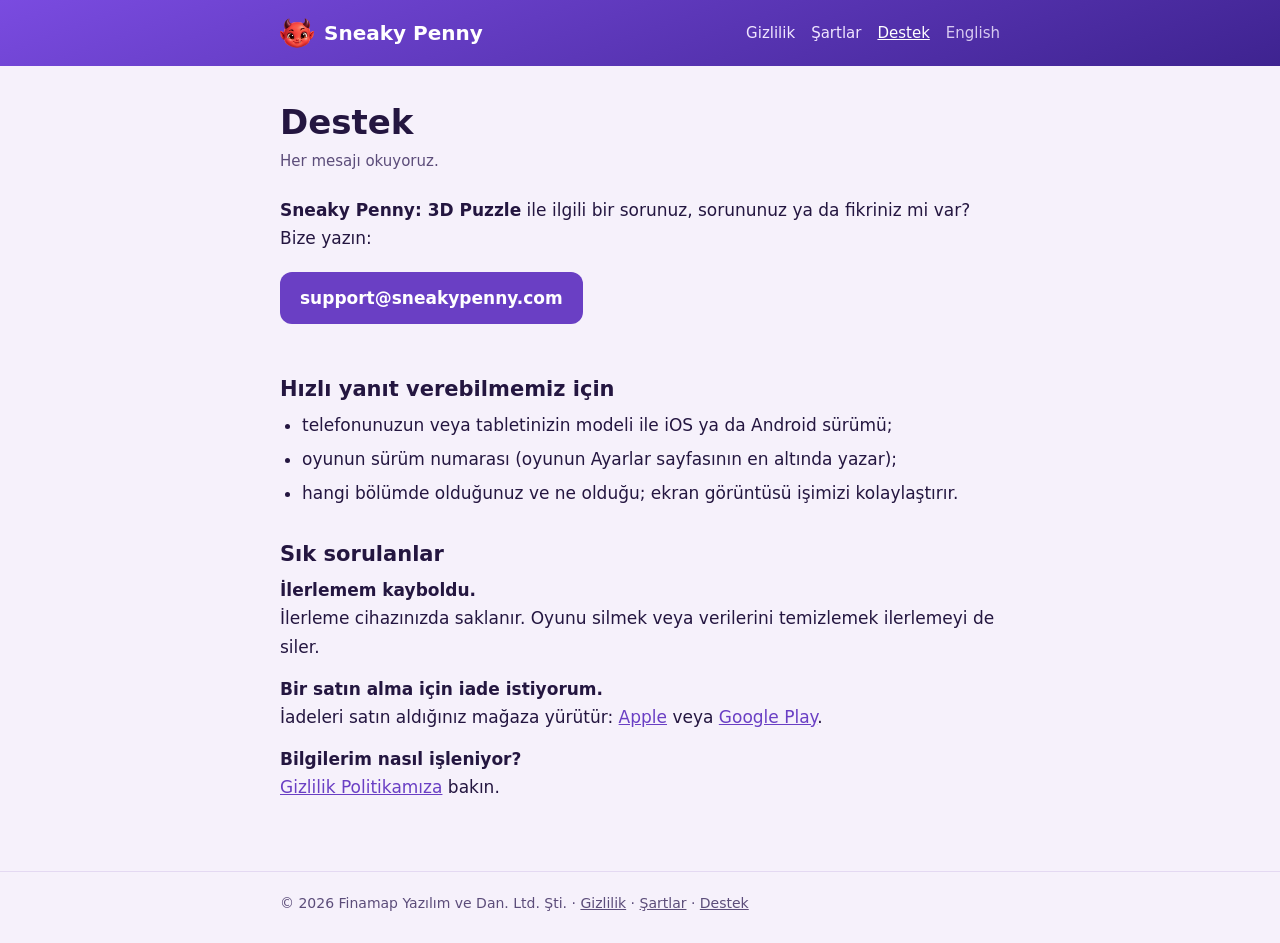
<file: tr/support/index.html>
<!doctype html>
<html lang="tr">
<head>
<meta charset="utf-8">
<meta name="viewport" content="width=device-width, initial-scale=1">
<title>Destek · Sneaky Penny: 3D Puzzle</title>
<meta name="description" content="Sneaky Penny: 3D Puzzle için yardım ve iletişim.">
<link rel="alternate" hreflang="en" href="../../support/">
<link rel="stylesheet" href="../../style.css">
</head>
<body>
<header class="top"><div class="inner">
  <a class="brand" href="../"><img class="devil" src="../../devil.png" alt="" width="34" height="34">Sneaky Penny</a>
  <nav>
    <a href="../privacy/">Gizlilik</a>
    <a href="../terms/">Şartlar</a>
    <a href="./" aria-current="page">Destek</a>
    <a class="lang" href="../../support/" lang="en">English</a>
  </nav>
</div></header>
<main>
  <h1>Destek</h1>
  <p class="updated">Her mesajı okuyoruz.</p>

  <p><strong>Sneaky Penny: 3D Puzzle</strong> ile ilgili bir sorunuz, sorununuz ya da fikriniz mi var? Bize yazın:</p>
  <p><a class="mail" href="mailto:support@sneakypenny.com?subject=Sneaky%20Penny%20destek">support@sneakypenny.com</a></p>

  <h2>Hızlı yanıt verebilmemiz için</h2>
  <ul>
    <li>telefonunuzun veya tabletinizin modeli ile iOS ya da Android sürümü;</li>
    <li>oyunun sürüm numarası (oyunun Ayarlar sayfasının en altında yazar);</li>
    <li>hangi bölümde olduğunuz ve ne olduğu; ekran görüntüsü işimizi kolaylaştırır.</li>
  </ul>

  <h2>Sık sorulanlar</h2>
  <p><strong>İlerlemem kayboldu.</strong><br>İlerleme cihazınızda saklanır. Oyunu silmek veya verilerini temizlemek ilerlemeyi de siler.</p>
  <p><strong>Bir satın alma için iade istiyorum.</strong><br>İadeleri satın aldığınız mağaza yürütür: <a href="https://reportaproblem.apple.com" rel="noopener">Apple</a> veya <a href="https://support.google.com/googleplay/answer/2479637" rel="noopener">Google Play</a>.</p>
  <p><strong>Bilgilerim nasıl işleniyor?</strong><br><a href="../privacy/">Gizlilik Politikamıza</a> bakın.</p>
</main>
<footer><div class="inner">
  © 2026 Finamap Yazılım ve Dan. Ltd. Şti. · <a href="../privacy/">Gizlilik</a> · <a href="../terms/">Şartlar</a> · <a href="./">Destek</a>
</div></footer>
</body>
</html>
</file>
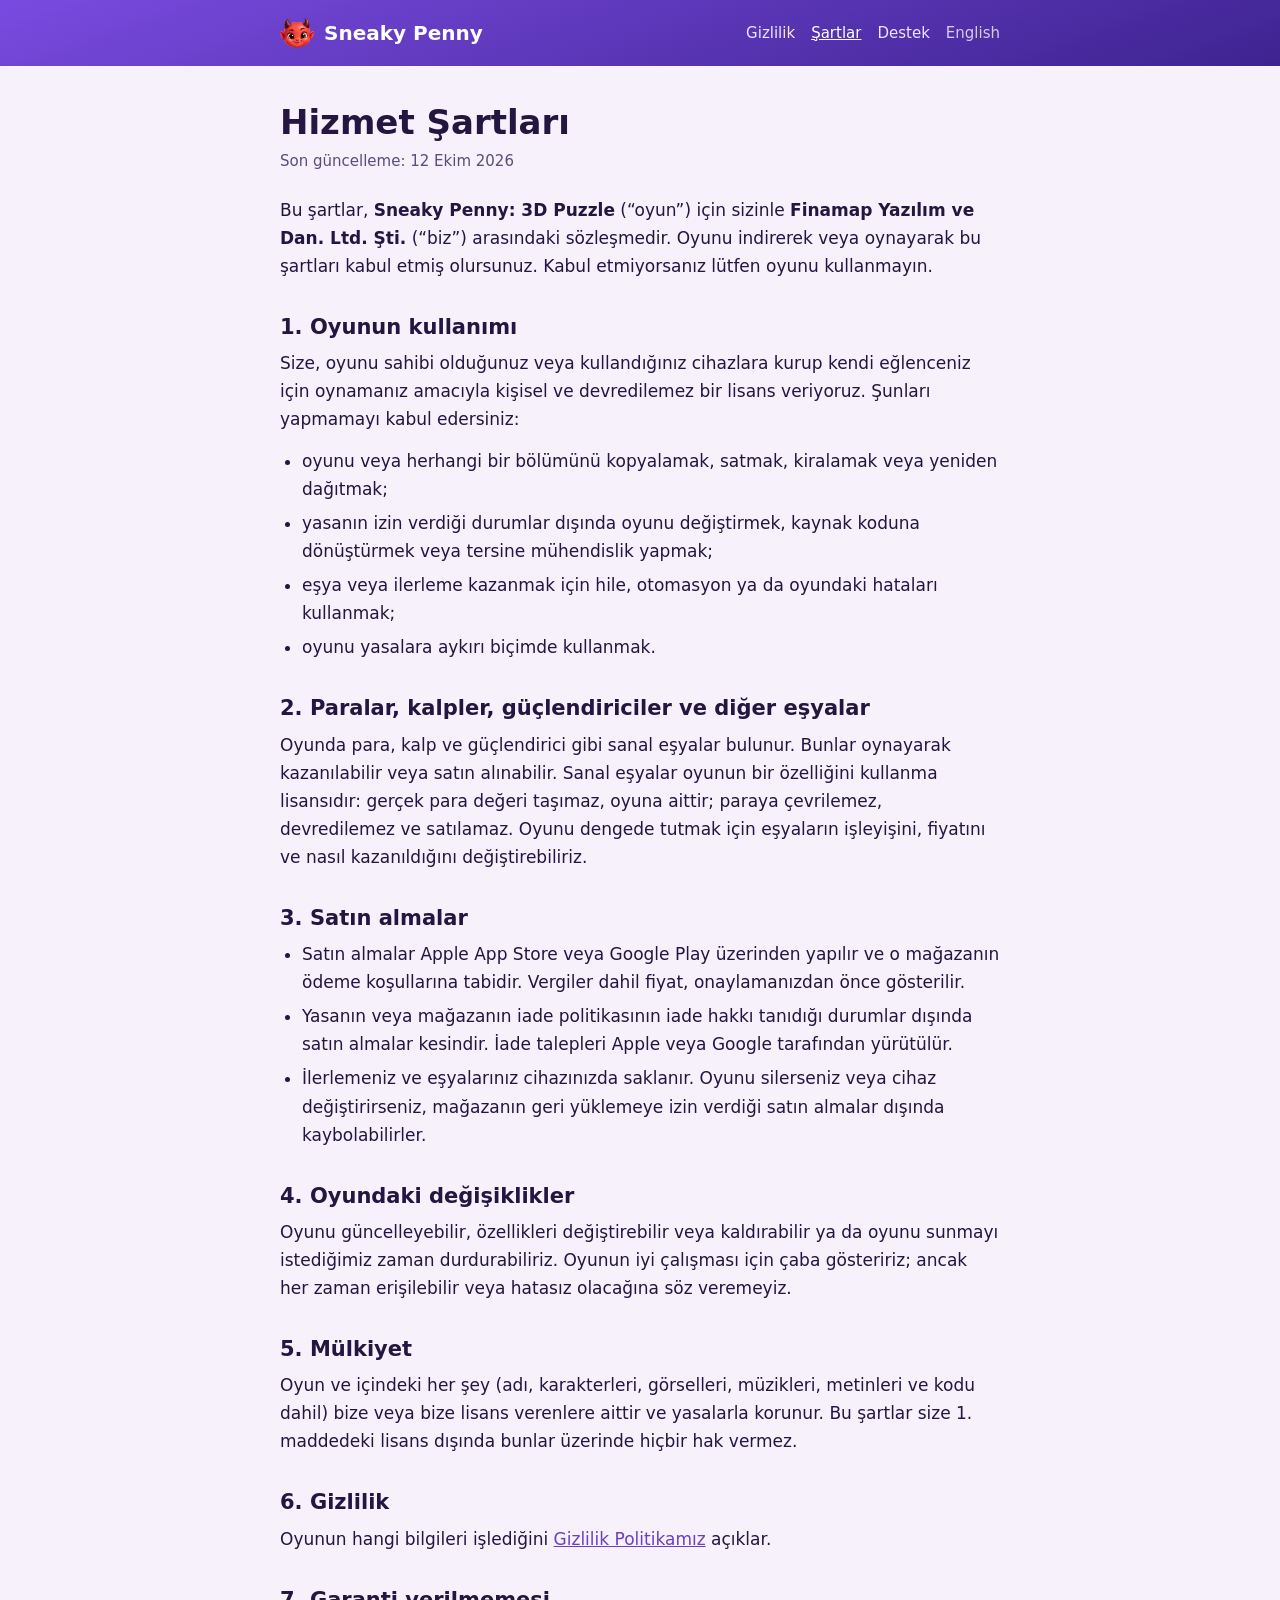
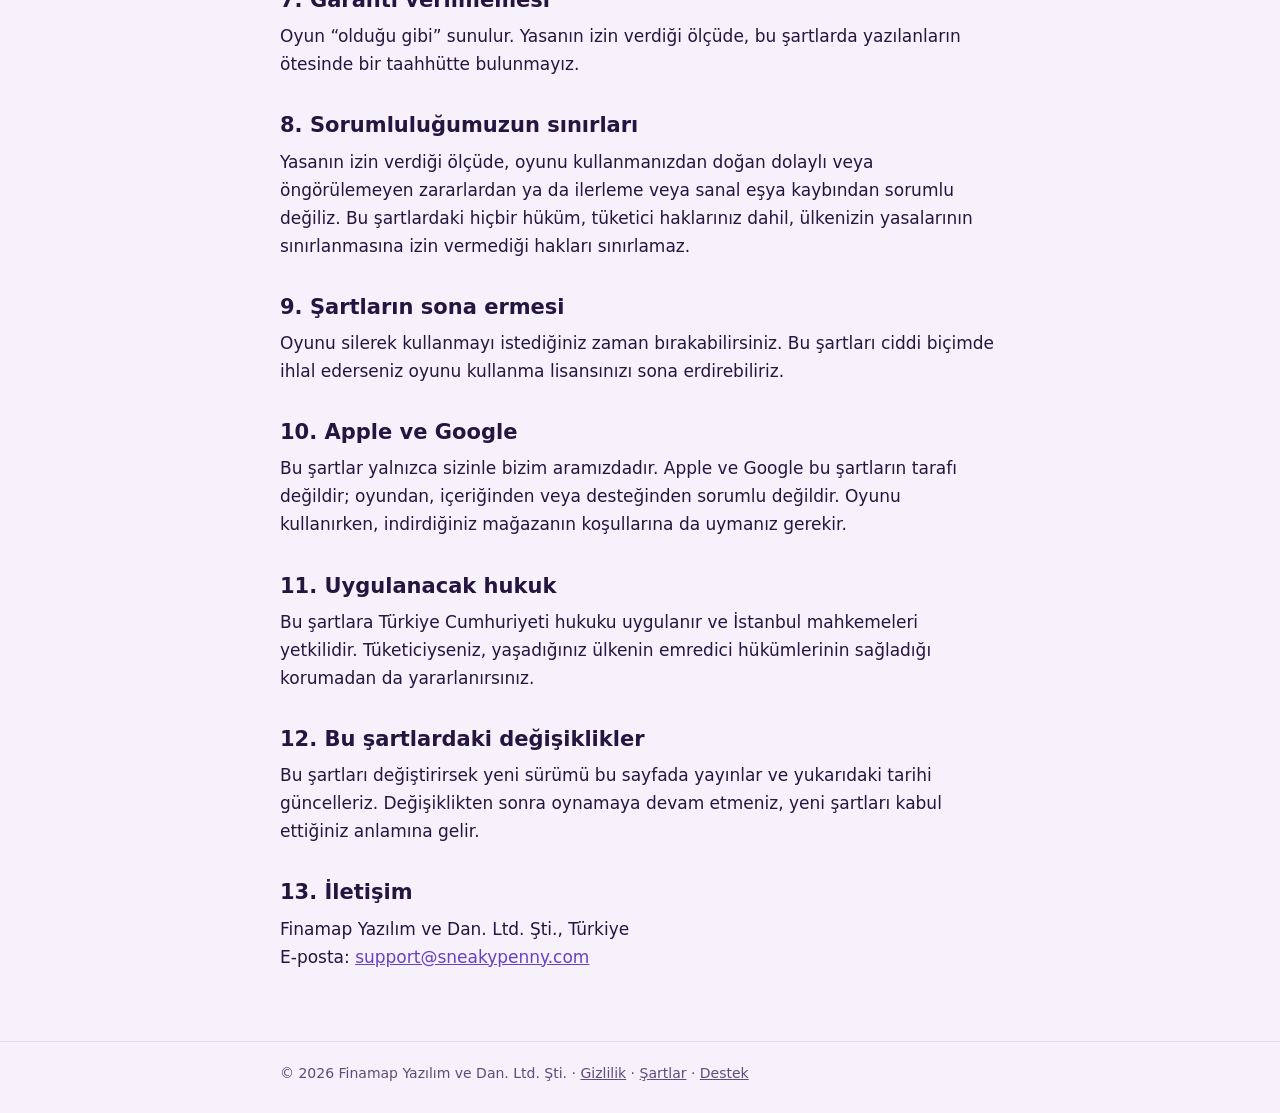
<file: tr/terms/index.html>
<!doctype html>
<html lang="tr">
<head>
<meta charset="utf-8">
<meta name="viewport" content="width=device-width, initial-scale=1">
<title>Hizmet Şartları · Sneaky Penny: 3D Puzzle</title>
<meta name="description" content="Sneaky Penny: 3D Puzzle Hizmet Şartları.">
<link rel="alternate" hreflang="en" href="../../terms/">
<link rel="stylesheet" href="../../style.css">
</head>
<body>
<header class="top"><div class="inner">
  <a class="brand" href="../"><img class="devil" src="../../devil.png" alt="" width="34" height="34">Sneaky Penny</a>
  <nav>
    <a href="../privacy/">Gizlilik</a>
    <a href="./" aria-current="page">Şartlar</a>
    <a href="../support/">Destek</a>
    <a class="lang" href="../../terms/" lang="en">English</a>
  </nav>
</div></header>
<main>
  <h1>Hizmet Şartları</h1>
  <p class="updated">Son güncelleme: 12 Ekim 2026</p>

  <p>Bu şartlar, <strong>Sneaky Penny: 3D Puzzle</strong> (“oyun”) için sizinle <strong>Finamap Yazılım ve Dan. Ltd. Şti.</strong> (“biz”) arasındaki sözleşmedir. Oyunu indirerek veya oynayarak bu şartları kabul etmiş olursunuz. Kabul etmiyorsanız lütfen oyunu kullanmayın.</p>

  <h2>1. Oyunun kullanımı</h2>
  <p>Size, oyunu sahibi olduğunuz veya kullandığınız cihazlara kurup kendi eğlenceniz için oynamanız amacıyla kişisel ve devredilemez bir lisans veriyoruz. Şunları yapmamayı kabul edersiniz:</p>
  <ul>
    <li>oyunu veya herhangi bir bölümünü kopyalamak, satmak, kiralamak veya yeniden dağıtmak;</li>
    <li>yasanın izin verdiği durumlar dışında oyunu değiştirmek, kaynak koduna dönüştürmek veya tersine mühendislik yapmak;</li>
    <li>eşya veya ilerleme kazanmak için hile, otomasyon ya da oyundaki hataları kullanmak;</li>
    <li>oyunu yasalara aykırı biçimde kullanmak.</li>
  </ul>

  <h2>2. Paralar, kalpler, güçlendiriciler ve diğer eşyalar</h2>
  <p>Oyunda para, kalp ve güçlendirici gibi sanal eşyalar bulunur. Bunlar oynayarak kazanılabilir veya satın alınabilir. Sanal eşyalar oyunun bir özelliğini kullanma lisansıdır: gerçek para değeri taşımaz, oyuna aittir; paraya çevrilemez, devredilemez ve satılamaz. Oyunu dengede tutmak için eşyaların işleyişini, fiyatını ve nasıl kazanıldığını değiştirebiliriz.</p>

  <h2>3. Satın almalar</h2>
  <ul>
    <li>Satın almalar Apple App Store veya Google Play üzerinden yapılır ve o mağazanın ödeme koşullarına tabidir. Vergiler dahil fiyat, onaylamanızdan önce gösterilir.</li>
    <li>Yasanın veya mağazanın iade politikasının iade hakkı tanıdığı durumlar dışında satın almalar kesindir. İade talepleri Apple veya Google tarafından yürütülür.</li>
    <li>İlerlemeniz ve eşyalarınız cihazınızda saklanır. Oyunu silerseniz veya cihaz değiştirirseniz, mağazanın geri yüklemeye izin verdiği satın almalar dışında kaybolabilirler.</li>
  </ul>

  <h2>4. Oyundaki değişiklikler</h2>
  <p>Oyunu güncelleyebilir, özellikleri değiştirebilir veya kaldırabilir ya da oyunu sunmayı istediğimiz zaman durdurabiliriz. Oyunun iyi çalışması için çaba gösteririz; ancak her zaman erişilebilir veya hatasız olacağına söz veremeyiz.</p>

  <h2>5. Mülkiyet</h2>
  <p>Oyun ve içindeki her şey (adı, karakterleri, görselleri, müzikleri, metinleri ve kodu dahil) bize veya bize lisans verenlere aittir ve yasalarla korunur. Bu şartlar size 1. maddedeki lisans dışında bunlar üzerinde hiçbir hak vermez.</p>

  <h2>6. Gizlilik</h2>
  <p>Oyunun hangi bilgileri işlediğini <a href="../privacy/">Gizlilik Politikamız</a> açıklar.</p>

  <h2>7. Garanti verilmemesi</h2>
  <p>Oyun “olduğu gibi” sunulur. Yasanın izin verdiği ölçüde, bu şartlarda yazılanların ötesinde bir taahhütte bulunmayız.</p>

  <h2>8. Sorumluluğumuzun sınırları</h2>
  <p>Yasanın izin verdiği ölçüde, oyunu kullanmanızdan doğan dolaylı veya öngörülemeyen zararlardan ya da ilerleme veya sanal eşya kaybından sorumlu değiliz. Bu şartlardaki hiçbir hüküm, tüketici haklarınız dahil, ülkenizin yasalarının sınırlanmasına izin vermediği hakları sınırlamaz.</p>

  <h2>9. Şartların sona ermesi</h2>
  <p>Oyunu silerek kullanmayı istediğiniz zaman bırakabilirsiniz. Bu şartları ciddi biçimde ihlal ederseniz oyunu kullanma lisansınızı sona erdirebiliriz.</p>

  <h2>10. Apple ve Google</h2>
  <p>Bu şartlar yalnızca sizinle bizim aramızdadır. Apple ve Google bu şartların tarafı değildir; oyundan, içeriğinden veya desteğinden sorumlu değildir. Oyunu kullanırken, indirdiğiniz mağazanın koşullarına da uymanız gerekir.</p>

  <h2>11. Uygulanacak hukuk</h2>
  <p>Bu şartlara Türkiye Cumhuriyeti hukuku uygulanır ve İstanbul mahkemeleri yetkilidir. Tüketiciyseniz, yaşadığınız ülkenin emredici hükümlerinin sağladığı korumadan da yararlanırsınız.</p>

  <h2>12. Bu şartlardaki değişiklikler</h2>
  <p>Bu şartları değiştirirsek yeni sürümü bu sayfada yayınlar ve yukarıdaki tarihi güncelleriz. Değişiklikten sonra oynamaya devam etmeniz, yeni şartları kabul ettiğiniz anlamına gelir.</p>

  <h2>13. İletişim</h2>
  <p>Finamap Yazılım ve Dan. Ltd. Şti., Türkiye<br>
  E-posta: <a href="mailto:support@sneakypenny.com">support@sneakypenny.com</a></p>
</main>
<footer><div class="inner">
  © 2026 Finamap Yazılım ve Dan. Ltd. Şti. · <a href="../privacy/">Gizlilik</a> · <a href="./">Şartlar</a> · <a href="../support/">Destek</a>
</div></footer>
</body>
</html>
</file>
<file: style.css>
:root {
  --bg: #f6f1fb;
  --card: #ffffff;
  --ink: #241640;
  --soft: #5c4d7a;
  --line: #e4d9f2;
  --brand: #6a3fc4;
  --brand-deep: #3e2390;
  --gold: #f2a51c;
}
@media (prefers-color-scheme: dark) {
  :root {
    --bg: #150c26;
    --card: #1f1436;
    --ink: #f1eafc;
    --soft: #b9a9d8;
    --line: #35255a;
    --brand: #a985ff;
    --brand-deep: #2a1960;
    --gold: #ffbf3c;
  }
}
* { box-sizing: border-box; }
html { -webkit-text-size-adjust: 100%; }
body {
  margin: 0;
  background: var(--bg);
  color: var(--ink);
  font: 17px/1.65 system-ui, -apple-system, "Segoe UI", Roboto, "Helvetica Neue", Arial, sans-serif;
}
a { color: var(--brand); }
a:hover { text-decoration: none; }

.top {
  background: linear-gradient(160deg, #7a4be0, #3e2390);
  color: #fff;
}
.top .inner, main, footer .inner {
  max-width: 760px;
  margin: 0 auto;
  padding: 0 20px;
}
.top .inner {
  display: flex;
  flex-wrap: wrap;
  align-items: center;
  gap: 8px 20px;
  padding-top: 16px;
  padding-bottom: 16px;
}
.brand {
  display: flex;
  align-items: center;
  gap: 10px;
  margin-right: auto;
  color: #fff;
  font-weight: 800;
  font-size: 20px;
  text-decoration: none;
}
.devil { width: 34px; height: 34px; display: block; }
nav { display: flex; flex-wrap: wrap; gap: 4px 16px; }
nav a { color: #f0e6ff; text-decoration: none; font-size: 15px; }
nav a:hover, nav a[aria-current="page"] { color: #fff; text-decoration: underline; }
nav .lang { opacity: .85; }

main { padding-top: 36px; padding-bottom: 56px; }
h1 { font-size: 34px; line-height: 1.2; margin: 0 0 6px; }
h2 { font-size: 21px; line-height: 1.3; margin: 34px 0 8px; }
p, ul { margin: 0 0 14px; }
ul { padding-left: 22px; }
li { margin-bottom: 6px; }
.updated { color: var(--soft); font-size: 15px; margin-bottom: 22px; }
.summary {
  background: var(--card);
  border: 1px solid var(--line);
  border-left: 5px solid var(--gold);
  border-radius: 12px;
  padding: 16px 18px;
  margin: 0 0 8px;
}
.summary p:last-child { margin-bottom: 0; }

.hero { text-align: center; padding: 28px 0 8px; }
.hero h1 { font-size: 42px; }
.hero p { color: var(--soft); font-size: 19px; max-width: 520px; margin: 0 auto 26px; }
.cards { display: grid; gap: 14px; grid-template-columns: repeat(auto-fit, minmax(210px, 1fr)); margin-top: 26px; }
.card {
  display: block;
  background: var(--card);
  border: 1px solid var(--line);
  border-radius: 14px;
  padding: 18px;
  color: var(--ink);
  text-decoration: none;
}
.card:hover { border-color: var(--brand); }
.card strong { display: block; font-size: 18px; margin-bottom: 4px; color: var(--brand); }
.card span { color: var(--soft); font-size: 15px; }
.mail {
  display: inline-block;
  background: var(--brand);
  color: #fff;
  font-weight: 700;
  text-decoration: none;
  border-radius: 12px;
  padding: 12px 20px;
  margin: 6px 0 18px;
}
@media (prefers-color-scheme: dark) { .mail { color: #150c26; } }

footer { border-top: 1px solid var(--line); color: var(--soft); font-size: 14px; }
footer .inner { padding-top: 20px; padding-bottom: 28px; }
footer a { color: var(--soft); }
</file>
